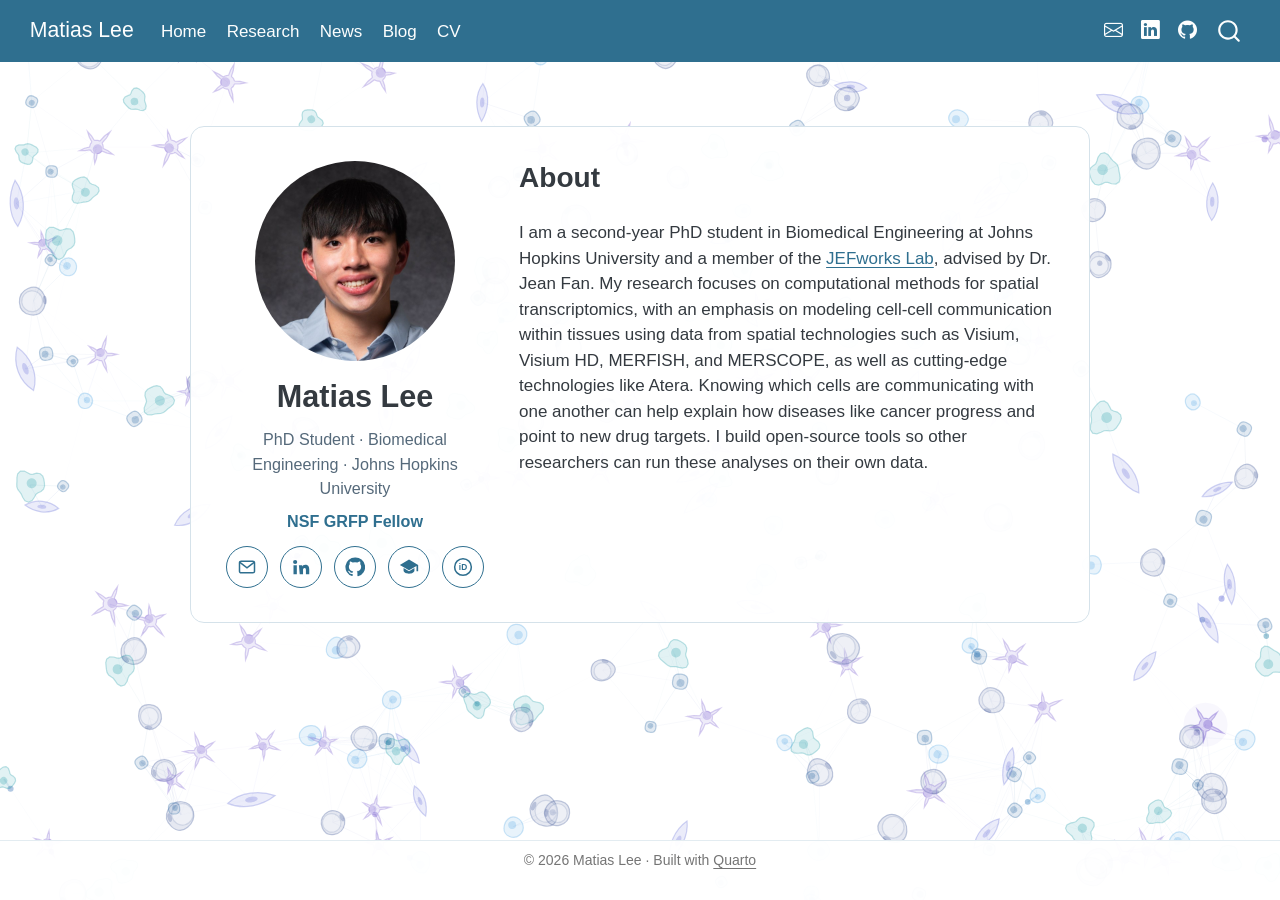
<file: docs/index.html>
<!DOCTYPE html>
<html xmlns="http://www.w3.org/1999/xhtml" lang="en" xml:lang="en"><head>

<meta charset="utf-8">
<meta name="generator" content="quarto-1.7.32">

<meta name="viewport" content="width=device-width, initial-scale=1.0, user-scalable=yes">


<title>Matias Lee</title>
<style>
code{white-space: pre-wrap;}
span.smallcaps{font-variant: small-caps;}
div.columns{display: flex; gap: min(4vw, 1.5em);}
div.column{flex: auto; overflow-x: auto;}
div.hanging-indent{margin-left: 1.5em; text-indent: -1.5em;}
ul.task-list{list-style: none;}
ul.task-list li input[type="checkbox"] {
  width: 0.8em;
  margin: 0 0.8em 0.2em -1em; /* quarto-specific, see https://github.com/quarto-dev/quarto-cli/issues/4556 */ 
  vertical-align: middle;
}
.display.math{display: block; text-align: center; margin: 0.5rem auto;}
</style>


<script src="site_libs/quarto-nav/quarto-nav.js"></script>
<script src="site_libs/quarto-nav/headroom.min.js"></script>
<script src="site_libs/clipboard/clipboard.min.js"></script>
<script src="site_libs/quarto-search/autocomplete.umd.js"></script>
<script src="site_libs/quarto-search/fuse.min.js"></script>
<script src="site_libs/quarto-search/quarto-search.js"></script>
<meta name="quarto:offset" content="./">
<link href="./images/favicon.png" rel="icon" type="image/png">
<script src="site_libs/quarto-html/quarto.js" type="module"></script>
<script src="site_libs/quarto-html/tabsets/tabsets.js" type="module"></script>
<script src="site_libs/quarto-html/popper.min.js"></script>
<script src="site_libs/quarto-html/tippy.umd.min.js"></script>
<script src="site_libs/quarto-html/anchor.min.js"></script>
<link href="site_libs/quarto-html/tippy.css" rel="stylesheet">
<link href="site_libs/quarto-html/quarto-syntax-highlighting-37eea08aefeeee20ff55810ff984fec1.css" rel="stylesheet" id="quarto-text-highlighting-styles">
<script src="site_libs/bootstrap/bootstrap.min.js"></script>
<link href="site_libs/bootstrap/bootstrap-icons.css" rel="stylesheet">
<link href="site_libs/bootstrap/bootstrap-749b611e666a3007f496fae397d215e6.min.css" rel="stylesheet" append-hash="true" id="quarto-bootstrap" data-mode="light">
<script id="quarto-search-options" type="application/json">{
  "location": "navbar",
  "copy-button": false,
  "collapse-after": 3,
  "panel-placement": "end",
  "type": "overlay",
  "limit": 50,
  "keyboard-shortcut": [
    "f",
    "/",
    "s"
  ],
  "show-item-context": false,
  "language": {
    "search-no-results-text": "No results",
    "search-matching-documents-text": "matching documents",
    "search-copy-link-title": "Copy link to search",
    "search-hide-matches-text": "Hide additional matches",
    "search-more-match-text": "more match in this document",
    "search-more-matches-text": "more matches in this document",
    "search-clear-button-title": "Clear",
    "search-text-placeholder": "",
    "search-detached-cancel-button-title": "Cancel",
    "search-submit-button-title": "Submit",
    "search-label": "Search"
  }
}</script>
<meta name="referrer" content="strict-origin-when-cross-origin">


<meta property="og:title" content="Matias Lee">
<meta property="og:image" content="https://matias-lee.github.io/images/social-card.png">
<meta property="og:site_name" content="Matias Lee">
<meta property="og:image:height" content="630">
<meta property="og:image:width" content="1200">
<meta name="twitter:title" content="Matias Lee">
<meta name="twitter:image" content="https://matias-lee.github.io/images/social-card.png">
<meta name="twitter:image-height" content="630">
<meta name="twitter:image-width" content="1200">
<meta name="twitter:card" content="summary_large_image">
</head>

<body class="nav-fixed home quarto-light">

<div id="quarto-search-results"></div>
  <header id="quarto-header" class="headroom fixed-top">
    <nav class="navbar navbar-expand-lg " data-bs-theme="dark">
      <div class="navbar-container container-fluid">
      <div class="navbar-brand-container mx-auto">
    <a class="navbar-brand" href="./index.html">
    <span class="navbar-title">Matias Lee</span>
    </a>
  </div>
            <div id="quarto-search" class="" title="Search"></div>
          <button class="navbar-toggler" type="button" data-bs-toggle="collapse" data-bs-target="#navbarCollapse" aria-controls="navbarCollapse" role="menu" aria-expanded="false" aria-label="Toggle navigation" onclick="if (window.quartoToggleHeadroom) { window.quartoToggleHeadroom(); }">
  <span class="navbar-toggler-icon"></span>
</button>
          <div class="collapse navbar-collapse" id="navbarCollapse">
            <ul class="navbar-nav navbar-nav-scroll me-auto">
  <li class="nav-item">
    <a class="nav-link active" href="./index.html" aria-current="page"> 
<span class="menu-text">Home</span></a>
  </li>  
  <li class="nav-item">
    <a class="nav-link" href="./research.html"> 
<span class="menu-text">Research</span></a>
  </li>  
  <li class="nav-item">
    <a class="nav-link" href="./news.html"> 
<span class="menu-text">News</span></a>
  </li>  
  <li class="nav-item">
    <a class="nav-link" href="./blog/index.html"> 
<span class="menu-text">Blog</span></a>
  </li>  
  <li class="nav-item">
    <a class="nav-link" href="./cv.html"> 
<span class="menu-text">CV</span></a>
  </li>  
</ul>
            <ul class="navbar-nav navbar-nav-scroll ms-auto">
  <li class="nav-item compact">
    <a class="nav-link" href="mailto:mlee346@jh.edu"> <i class="bi bi-envelope" role="img" aria-label="Email">
</i> 
<span class="menu-text"></span></a>
  </li>  
  <li class="nav-item compact">
    <a class="nav-link" href="https://www.linkedin.com/in/matias-lee-phd"> <i class="bi bi-linkedin" role="img" aria-label="LinkedIn">
</i> 
<span class="menu-text"></span></a>
  </li>  
  <li class="nav-item compact">
    <a class="nav-link" href="https://github.com/matias-lee"> <i class="bi bi-github" role="img" aria-label="GitHub">
</i> 
<span class="menu-text"></span></a>
  </li>  
</ul>
          </div> <!-- /navcollapse -->
            <div class="quarto-navbar-tools">
</div>
      </div> <!-- /container-fluid -->
    </nav>
</header>
<!-- content -->
<div id="quarto-content" class="quarto-container page-columns page-rows-contents page-layout-full page-navbar">
<!-- sidebar -->
<!-- margin-sidebar -->
    
<!-- main -->
<main class="content column-page" id="quarto-document-content"><header id="title-block-header" class="quarto-title-block"></header>




<style>
  .home-panel {
    background: rgba(255, 255, 255, 0.96);
    border: 1px solid #d5e2ea;
    border-radius: 14px;
    /* About 65% of the window, but never narrower than 900px when there is room. */
    width: clamp(min(100%, 900px), 65vw, 1600px);
    margin: 2rem auto;
    display: grid;
    grid-template-columns: 260px 1fr;
    gap: 2rem;
    padding: 2rem;
  }
  .home-side { display: flex; flex-direction: column; align-items: center; gap: 0.75rem; text-align: center; min-width: 0; }
  .home-side img { width: 200px; height: 200px; border-radius: 50%; object-fit: cover; }
  .home-side h1 { margin: 0.25rem 0 0; font-size: 1.8rem; }
  .home-side .sub { margin: 0; color: #55697a; font-size: 0.95rem; }
  .home-side .fellow { color: #2f6f8f; font-weight: 600; margin-top: -0.25rem; }
  .home-links { display: flex; flex-wrap: wrap; justify-content: center; gap: 12px; }
  .home-links a {
    width: 42px; height: 42px; display: grid; place-items: center;
    border: 1px solid #2f6f8f; color: #2f6f8f; border-radius: 50%;
    transition: background 0.15s, color 0.15s;
  }
  .home-links a:hover, .home-links a:focus-visible { background: #2f6f8f; color: #fff; }
  .home-links svg { width: 20px; height: 20px; }
  .home-bio { min-width: 0; max-width: 65ch; }
  .home-bio h2 { margin-top: 0; border-bottom: none; }
  @media (max-width: 720px) {
    .home-panel { grid-template-columns: 1fr; padding: 1.5rem; gap: 1.25rem; margin: 1rem auto; }
  }
</style>

<div class="home-panel">
  <div class="home-side">
    <img src="images/headshot.jpg" alt="Headshot of Matias Lee">
    <h1>Matias Lee</h1>
    <p class="sub">PhD Student · Biomedical Engineering · Johns Hopkins University</p>
    <p class="sub fellow">NSF GRFP Fellow</p>
    <div class="home-links">
      <a href="mailto:mlee346@jh.edu" aria-label="Email" title="Email"><svg viewbox="0 0 24 24" aria-hidden="true"><rect x="3" y="5" width="18" height="14" rx="2" fill="none" stroke="currentColor" stroke-width="1.8"></rect><path d="M3.5 6.5 12 13l8.5-6.5" fill="none" stroke="currentColor" stroke-width="1.8"></path></svg></a>
      <a href="https://www.linkedin.com/in/matias-lee-phd" aria-label="LinkedIn" title="LinkedIn"><svg viewbox="0 0 24 24" aria-hidden="true"><path fill="currentColor" d="M4.98 3.5a2.5 2.5 0 1 1 0 5 2.5 2.5 0 0 1 0-5zM3 9.75h4v11H3zM9.5 9.75h3.8v1.6h.06c.53-1 1.83-2.05 3.77-2.05 4.03 0 4.77 2.6 4.77 6v5.45h-4v-4.84c0-1.15-.02-2.64-1.6-2.64-1.62 0-1.86 1.26-1.86 2.56v4.92h-4z"></path></svg></a>
      <a href="https://github.com/matias-lee" aria-label="GitHub" title="GitHub"><svg viewbox="0 0 24 24" aria-hidden="true"><path fill="currentColor" d="M12 .5a11.5 11.5 0 0 0-3.64 22.41c.58.1.79-.25.79-.56v-2c-3.2.7-3.88-1.36-3.88-1.36-.52-1.33-1.28-1.69-1.28-1.69-1.04-.71.08-.7.08-.7 1.15.08 1.76 1.19 1.76 1.19 1.03 1.76 2.69 1.25 3.35.96.1-.75.4-1.25.73-1.54-2.55-.29-5.24-1.28-5.24-5.69 0-1.26.45-2.29 1.19-3.09-.12-.29-.52-1.46.11-3.05 0 0 .97-.31 3.17 1.18a11 11 0 0 1 5.77 0c2.2-1.49 3.17-1.18 3.17-1.18.63 1.59.23 2.76.11 3.05.74.8 1.19 1.83 1.19 3.09 0 4.42-2.69 5.4-5.26 5.68.41.36.78 1.06.78 2.14v3.17c0 .31.21.67.8.56A11.5 11.5 0 0 0 12 .5z"></path></svg></a>
      <a href="https://scholar.google.com/citations?hl=en&amp;user=iKfYj4MAAAAJ" aria-label="Google Scholar" title="Google Scholar"><svg viewbox="0 0 24 24" aria-hidden="true"><path fill="currentColor" d="M12 3 1 9.5l11 6.5 9-5.32V17h2V9.5z"></path><path fill="currentColor" d="M5.5 13.2v3.3c0 1.9 2.9 3.5 6.5 3.5s6.5-1.6 6.5-3.5v-3.3L12 17z"></path></svg></a>
      <a href="https://orcid.org/0009-0008-1454-8268" aria-label="ORCID" title="ORCID"><svg viewbox="0 0 24 24" aria-hidden="true"><circle cx="12" cy="12" r="10" fill="none" stroke="currentColor" stroke-width="1.8"></circle><text x="12" y="16" text-anchor="middle" font-size="10" font-weight="700" font-family="Arial, sans-serif" fill="currentColor">iD</text></svg></a>
    </div>
  </div>
  <div class="home-bio">
    <h2 class="anchored">About</h2>
    <p>I am a second-year PhD student in Biomedical Engineering at Johns Hopkins University and a member of the <a href="https://jef.works">JEFworks Lab</a>, advised by Dr. Jean Fan. My research focuses on computational methods for spatial transcriptomics, with an emphasis on modeling cell-cell communication within tissues using data from spatial technologies such as Visium, Visium HD, MERFISH, and MERSCOPE, as well as cutting-edge technologies like Atera. Knowing which cells are communicating with one another can help explain how diseases like cancer progress and point to new drug targets. I build open-source tools so other researchers can run these analyses on their own data.</p>
    <!-- TODO (step 3): expand this bio, add research interests and education. -->
  </div>
</div>



</main> <!-- /main -->
<!-- Animated cell background on every page (cells.js). The page's text card is a quiet zone. -->
<canvas id="cell-bg" data-quiet=".home-panel, body:not(.home) main.content" aria-hidden="true"></canvas>
<script src="./cells.js"></script>
<script src="./likes.js"></script>
<script id="quarto-html-after-body" type="application/javascript">
  window.document.addEventListener("DOMContentLoaded", function (event) {
    const icon = "";
    const anchorJS = new window.AnchorJS();
    anchorJS.options = {
      placement: 'right',
      icon: icon
    };
    anchorJS.add('.anchored');
    const isCodeAnnotation = (el) => {
      for (const clz of el.classList) {
        if (clz.startsWith('code-annotation-')) {                     
          return true;
        }
      }
      return false;
    }
    const onCopySuccess = function(e) {
      // button target
      const button = e.trigger;
      // don't keep focus
      button.blur();
      // flash "checked"
      button.classList.add('code-copy-button-checked');
      var currentTitle = button.getAttribute("title");
      button.setAttribute("title", "Copied!");
      let tooltip;
      if (window.bootstrap) {
        button.setAttribute("data-bs-toggle", "tooltip");
        button.setAttribute("data-bs-placement", "left");
        button.setAttribute("data-bs-title", "Copied!");
        tooltip = new bootstrap.Tooltip(button, 
          { trigger: "manual", 
            customClass: "code-copy-button-tooltip",
            offset: [0, -8]});
        tooltip.show();    
      }
      setTimeout(function() {
        if (tooltip) {
          tooltip.hide();
          button.removeAttribute("data-bs-title");
          button.removeAttribute("data-bs-toggle");
          button.removeAttribute("data-bs-placement");
        }
        button.setAttribute("title", currentTitle);
        button.classList.remove('code-copy-button-checked');
      }, 1000);
      // clear code selection
      e.clearSelection();
    }
    const getTextToCopy = function(trigger) {
        const codeEl = trigger.previousElementSibling.cloneNode(true);
        for (const childEl of codeEl.children) {
          if (isCodeAnnotation(childEl)) {
            childEl.remove();
          }
        }
        return codeEl.innerText;
    }
    const clipboard = new window.ClipboardJS('.code-copy-button:not([data-in-quarto-modal])', {
      text: getTextToCopy
    });
    clipboard.on('success', onCopySuccess);
    if (window.document.getElementById('quarto-embedded-source-code-modal')) {
      const clipboardModal = new window.ClipboardJS('.code-copy-button[data-in-quarto-modal]', {
        text: getTextToCopy,
        container: window.document.getElementById('quarto-embedded-source-code-modal')
      });
      clipboardModal.on('success', onCopySuccess);
    }
      var localhostRegex = new RegExp(/^(?:http|https):\/\/localhost\:?[0-9]*\//);
      var mailtoRegex = new RegExp(/^mailto:/);
        var filterRegex = new RegExp("https:\/\/matias-lee\.github\.io");
      var isInternal = (href) => {
          return filterRegex.test(href) || localhostRegex.test(href) || mailtoRegex.test(href);
      }
      // Inspect non-navigation links and adorn them if external
     var links = window.document.querySelectorAll('a[href]:not(.nav-link):not(.navbar-brand):not(.toc-action):not(.sidebar-link):not(.sidebar-item-toggle):not(.pagination-link):not(.no-external):not([aria-hidden]):not(.dropdown-item):not(.quarto-navigation-tool):not(.about-link)');
      for (var i=0; i<links.length; i++) {
        const link = links[i];
        if (!isInternal(link.href)) {
          // undo the damage that might have been done by quarto-nav.js in the case of
          // links that we want to consider external
          if (link.dataset.originalHref !== undefined) {
            link.href = link.dataset.originalHref;
          }
        }
      }
    function tippyHover(el, contentFn, onTriggerFn, onUntriggerFn) {
      const config = {
        allowHTML: true,
        maxWidth: 500,
        delay: 100,
        arrow: false,
        appendTo: function(el) {
            return el.parentElement;
        },
        interactive: true,
        interactiveBorder: 10,
        theme: 'quarto',
        placement: 'bottom-start',
      };
      if (contentFn) {
        config.content = contentFn;
      }
      if (onTriggerFn) {
        config.onTrigger = onTriggerFn;
      }
      if (onUntriggerFn) {
        config.onUntrigger = onUntriggerFn;
      }
      window.tippy(el, config); 
    }
    const noterefs = window.document.querySelectorAll('a[role="doc-noteref"]');
    for (var i=0; i<noterefs.length; i++) {
      const ref = noterefs[i];
      tippyHover(ref, function() {
        // use id or data attribute instead here
        let href = ref.getAttribute('data-footnote-href') || ref.getAttribute('href');
        try { href = new URL(href).hash; } catch {}
        const id = href.replace(/^#\/?/, "");
        const note = window.document.getElementById(id);
        if (note) {
          return note.innerHTML;
        } else {
          return "";
        }
      });
    }
    const xrefs = window.document.querySelectorAll('a.quarto-xref');
    const processXRef = (id, note) => {
      // Strip column container classes
      const stripColumnClz = (el) => {
        el.classList.remove("page-full", "page-columns");
        if (el.children) {
          for (const child of el.children) {
            stripColumnClz(child);
          }
        }
      }
      stripColumnClz(note)
      if (id === null || id.startsWith('sec-')) {
        // Special case sections, only their first couple elements
        const container = document.createElement("div");
        if (note.children && note.children.length > 2) {
          container.appendChild(note.children[0].cloneNode(true));
          for (let i = 1; i < note.children.length; i++) {
            const child = note.children[i];
            if (child.tagName === "P" && child.innerText === "") {
              continue;
            } else {
              container.appendChild(child.cloneNode(true));
              break;
            }
          }
          if (window.Quarto?.typesetMath) {
            window.Quarto.typesetMath(container);
          }
          return container.innerHTML
        } else {
          if (window.Quarto?.typesetMath) {
            window.Quarto.typesetMath(note);
          }
          return note.innerHTML;
        }
      } else {
        // Remove any anchor links if they are present
        const anchorLink = note.querySelector('a.anchorjs-link');
        if (anchorLink) {
          anchorLink.remove();
        }
        if (window.Quarto?.typesetMath) {
          window.Quarto.typesetMath(note);
        }
        if (note.classList.contains("callout")) {
          return note.outerHTML;
        } else {
          return note.innerHTML;
        }
      }
    }
    for (var i=0; i<xrefs.length; i++) {
      const xref = xrefs[i];
      tippyHover(xref, undefined, function(instance) {
        instance.disable();
        let url = xref.getAttribute('href');
        let hash = undefined; 
        if (url.startsWith('#')) {
          hash = url;
        } else {
          try { hash = new URL(url).hash; } catch {}
        }
        if (hash) {
          const id = hash.replace(/^#\/?/, "");
          const note = window.document.getElementById(id);
          if (note !== null) {
            try {
              const html = processXRef(id, note.cloneNode(true));
              instance.setContent(html);
            } finally {
              instance.enable();
              instance.show();
            }
          } else {
            // See if we can fetch this
            fetch(url.split('#')[0])
            .then(res => res.text())
            .then(html => {
              const parser = new DOMParser();
              const htmlDoc = parser.parseFromString(html, "text/html");
              const note = htmlDoc.getElementById(id);
              if (note !== null) {
                const html = processXRef(id, note);
                instance.setContent(html);
              } 
            }).finally(() => {
              instance.enable();
              instance.show();
            });
          }
        } else {
          // See if we can fetch a full url (with no hash to target)
          // This is a special case and we should probably do some content thinning / targeting
          fetch(url)
          .then(res => res.text())
          .then(html => {
            const parser = new DOMParser();
            const htmlDoc = parser.parseFromString(html, "text/html");
            const note = htmlDoc.querySelector('main.content');
            if (note !== null) {
              // This should only happen for chapter cross references
              // (since there is no id in the URL)
              // remove the first header
              if (note.children.length > 0 && note.children[0].tagName === "HEADER") {
                note.children[0].remove();
              }
              const html = processXRef(null, note);
              instance.setContent(html);
            } 
          }).finally(() => {
            instance.enable();
            instance.show();
          });
        }
      }, function(instance) {
      });
    }
        let selectedAnnoteEl;
        const selectorForAnnotation = ( cell, annotation) => {
          let cellAttr = 'data-code-cell="' + cell + '"';
          let lineAttr = 'data-code-annotation="' +  annotation + '"';
          const selector = 'span[' + cellAttr + '][' + lineAttr + ']';
          return selector;
        }
        const selectCodeLines = (annoteEl) => {
          const doc = window.document;
          const targetCell = annoteEl.getAttribute("data-target-cell");
          const targetAnnotation = annoteEl.getAttribute("data-target-annotation");
          const annoteSpan = window.document.querySelector(selectorForAnnotation(targetCell, targetAnnotation));
          const lines = annoteSpan.getAttribute("data-code-lines").split(",");
          const lineIds = lines.map((line) => {
            return targetCell + "-" + line;
          })
          let top = null;
          let height = null;
          let parent = null;
          if (lineIds.length > 0) {
              //compute the position of the single el (top and bottom and make a div)
              const el = window.document.getElementById(lineIds[0]);
              top = el.offsetTop;
              height = el.offsetHeight;
              parent = el.parentElement.parentElement;
            if (lineIds.length > 1) {
              const lastEl = window.document.getElementById(lineIds[lineIds.length - 1]);
              const bottom = lastEl.offsetTop + lastEl.offsetHeight;
              height = bottom - top;
            }
            if (top !== null && height !== null && parent !== null) {
              // cook up a div (if necessary) and position it 
              let div = window.document.getElementById("code-annotation-line-highlight");
              if (div === null) {
                div = window.document.createElement("div");
                div.setAttribute("id", "code-annotation-line-highlight");
                div.style.position = 'absolute';
                parent.appendChild(div);
              }
              div.style.top = top - 2 + "px";
              div.style.height = height + 4 + "px";
              div.style.left = 0;
              let gutterDiv = window.document.getElementById("code-annotation-line-highlight-gutter");
              if (gutterDiv === null) {
                gutterDiv = window.document.createElement("div");
                gutterDiv.setAttribute("id", "code-annotation-line-highlight-gutter");
                gutterDiv.style.position = 'absolute';
                const codeCell = window.document.getElementById(targetCell);
                const gutter = codeCell.querySelector('.code-annotation-gutter');
                gutter.appendChild(gutterDiv);
              }
              gutterDiv.style.top = top - 2 + "px";
              gutterDiv.style.height = height + 4 + "px";
            }
            selectedAnnoteEl = annoteEl;
          }
        };
        const unselectCodeLines = () => {
          const elementsIds = ["code-annotation-line-highlight", "code-annotation-line-highlight-gutter"];
          elementsIds.forEach((elId) => {
            const div = window.document.getElementById(elId);
            if (div) {
              div.remove();
            }
          });
          selectedAnnoteEl = undefined;
        };
          // Handle positioning of the toggle
      window.addEventListener(
        "resize",
        throttle(() => {
          elRect = undefined;
          if (selectedAnnoteEl) {
            selectCodeLines(selectedAnnoteEl);
          }
        }, 10)
      );
      function throttle(fn, ms) {
      let throttle = false;
      let timer;
        return (...args) => {
          if(!throttle) { // first call gets through
              fn.apply(this, args);
              throttle = true;
          } else { // all the others get throttled
              if(timer) clearTimeout(timer); // cancel #2
              timer = setTimeout(() => {
                fn.apply(this, args);
                timer = throttle = false;
              }, ms);
          }
        };
      }
        // Attach click handler to the DT
        const annoteDls = window.document.querySelectorAll('dt[data-target-cell]');
        for (const annoteDlNode of annoteDls) {
          annoteDlNode.addEventListener('click', (event) => {
            const clickedEl = event.target;
            if (clickedEl !== selectedAnnoteEl) {
              unselectCodeLines();
              const activeEl = window.document.querySelector('dt[data-target-cell].code-annotation-active');
              if (activeEl) {
                activeEl.classList.remove('code-annotation-active');
              }
              selectCodeLines(clickedEl);
              clickedEl.classList.add('code-annotation-active');
            } else {
              // Unselect the line
              unselectCodeLines();
              clickedEl.classList.remove('code-annotation-active');
            }
          });
        }
    const findCites = (el) => {
      const parentEl = el.parentElement;
      if (parentEl) {
        const cites = parentEl.dataset.cites;
        if (cites) {
          return {
            el,
            cites: cites.split(' ')
          };
        } else {
          return findCites(el.parentElement)
        }
      } else {
        return undefined;
      }
    };
    var bibliorefs = window.document.querySelectorAll('a[role="doc-biblioref"]');
    for (var i=0; i<bibliorefs.length; i++) {
      const ref = bibliorefs[i];
      const citeInfo = findCites(ref);
      if (citeInfo) {
        tippyHover(citeInfo.el, function() {
          var popup = window.document.createElement('div');
          citeInfo.cites.forEach(function(cite) {
            var citeDiv = window.document.createElement('div');
            citeDiv.classList.add('hanging-indent');
            citeDiv.classList.add('csl-entry');
            var biblioDiv = window.document.getElementById('ref-' + cite);
            if (biblioDiv) {
              citeDiv.innerHTML = biblioDiv.innerHTML;
            }
            popup.appendChild(citeDiv);
          });
          return popup.innerHTML;
        });
      }
    }
  });
  </script>
</div> <!-- /content -->
<footer class="footer">
  <div class="nav-footer">
    <div class="nav-footer-left">
      &nbsp;
    </div>   
    <div class="nav-footer-center">
<p>© 2026 Matias Lee · Built with <a href="https://quarto.org">Quarto</a></p>
</div>
    <div class="nav-footer-right">
      &nbsp;
    </div>
  </div>
</footer>




</body></html>
</file>
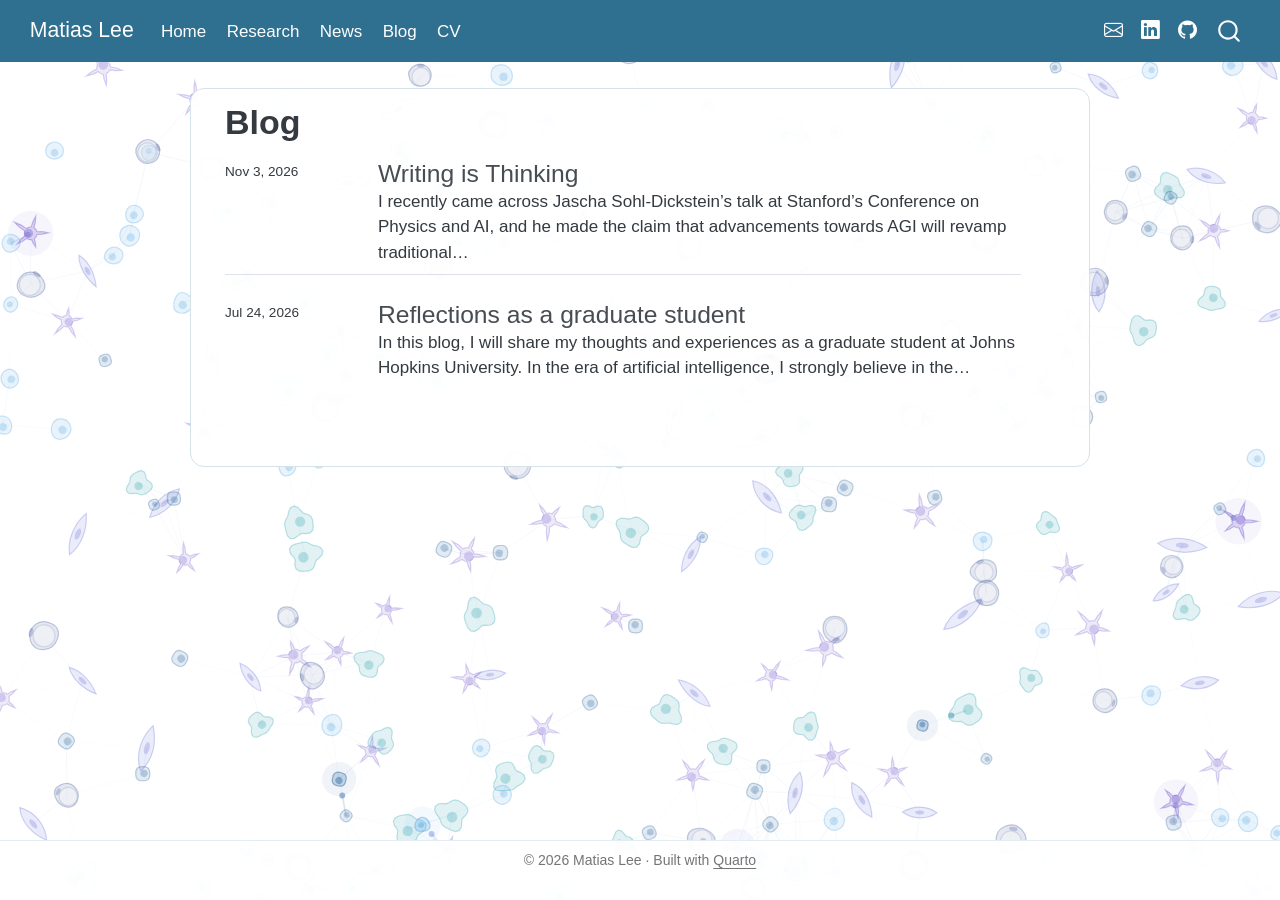
<file: docs/blog/index.html>
<!DOCTYPE html>
<html xmlns="http://www.w3.org/1999/xhtml" lang="en" xml:lang="en"><head>

<meta charset="utf-8">
<meta name="generator" content="quarto-1.7.32">

<meta name="viewport" content="width=device-width, initial-scale=1.0, user-scalable=yes">


<title>Blog – Matias Lee</title>
<style>
code{white-space: pre-wrap;}
span.smallcaps{font-variant: small-caps;}
div.columns{display: flex; gap: min(4vw, 1.5em);}
div.column{flex: auto; overflow-x: auto;}
div.hanging-indent{margin-left: 1.5em; text-indent: -1.5em;}
ul.task-list{list-style: none;}
ul.task-list li input[type="checkbox"] {
  width: 0.8em;
  margin: 0 0.8em 0.2em -1em; /* quarto-specific, see https://github.com/quarto-dev/quarto-cli/issues/4556 */ 
  vertical-align: middle;
}
.display.math{display: block; text-align: center; margin: 0.5rem auto;}
</style>


<script src="../site_libs/quarto-nav/quarto-nav.js"></script>
<script src="../site_libs/quarto-nav/headroom.min.js"></script>
<script src="../site_libs/clipboard/clipboard.min.js"></script>
<script src="../site_libs/quarto-search/autocomplete.umd.js"></script>
<script src="../site_libs/quarto-search/fuse.min.js"></script>
<script src="../site_libs/quarto-search/quarto-search.js"></script>
<meta name="quarto:offset" content="../">
<link href="../images/favicon.png" rel="icon" type="image/png">
<script src="../site_libs/quarto-listing/list.min.js"></script>
<script src="../site_libs/quarto-listing/quarto-listing.js"></script>
<script src="../site_libs/quarto-html/quarto.js" type="module"></script>
<script src="../site_libs/quarto-html/tabsets/tabsets.js" type="module"></script>
<script src="../site_libs/quarto-html/popper.min.js"></script>
<script src="../site_libs/quarto-html/tippy.umd.min.js"></script>
<script src="../site_libs/quarto-html/anchor.min.js"></script>
<link href="../site_libs/quarto-html/tippy.css" rel="stylesheet">
<link href="../site_libs/quarto-html/quarto-syntax-highlighting-37eea08aefeeee20ff55810ff984fec1.css" rel="stylesheet" id="quarto-text-highlighting-styles">
<script src="../site_libs/bootstrap/bootstrap.min.js"></script>
<link href="../site_libs/bootstrap/bootstrap-icons.css" rel="stylesheet">
<link href="../site_libs/bootstrap/bootstrap-749b611e666a3007f496fae397d215e6.min.css" rel="stylesheet" append-hash="true" id="quarto-bootstrap" data-mode="light">
<script id="quarto-search-options" type="application/json">{
  "location": "navbar",
  "copy-button": false,
  "collapse-after": 3,
  "panel-placement": "end",
  "type": "overlay",
  "limit": 50,
  "keyboard-shortcut": [
    "f",
    "/",
    "s"
  ],
  "show-item-context": false,
  "language": {
    "search-no-results-text": "No results",
    "search-matching-documents-text": "matching documents",
    "search-copy-link-title": "Copy link to search",
    "search-hide-matches-text": "Hide additional matches",
    "search-more-match-text": "more match in this document",
    "search-more-matches-text": "more matches in this document",
    "search-clear-button-title": "Clear",
    "search-text-placeholder": "",
    "search-detached-cancel-button-title": "Cancel",
    "search-submit-button-title": "Submit",
    "search-label": "Search"
  }
}</script>
<script>

  window.document.addEventListener("DOMContentLoaded", function (_event) {
    const listingTargetEl = window.document.querySelector('#listing-listing .list');
    if (!listingTargetEl) {
      // No listing discovered, do not attach.
      return; 
    }

    const options = {
      valueNames: ['listing-date','listing-title','listing-description',{ data: ['index'] },{ data: ['categories'] },{ data: ['listing-date-sort'] },{ data: ['listing-file-modified-sort'] }],
      
      searchColumns: ["listing-date","listing-title","listing-author","listing-image","listing-description"],
    };

    window['quarto-listings'] = window['quarto-listings'] || {};
    window['quarto-listings']['listing-listing'] = new List('listing-listing', options);

    if (window['quarto-listing-loaded']) {
      window['quarto-listing-loaded']();
    }
  });

  window.addEventListener('hashchange',() => {
    if (window['quarto-listing-loaded']) {
      window['quarto-listing-loaded']();
    }
  })
  </script>
<meta name="referrer" content="strict-origin-when-cross-origin">


<meta property="og:title" content="Blog – Matias Lee">
<meta property="og:image" content="https://matias-lee.github.io/blog/images/social-card.png">
<meta property="og:site_name" content="Matias Lee">
<meta name="twitter:title" content="Blog – Matias Lee">
<meta name="twitter:image" content="https://matias-lee.github.io/blog/images/social-card.png">
<meta name="twitter:card" content="summary_large_image">
</head>

<body class="nav-fixed quarto-light">

<div id="quarto-search-results"></div>
  <header id="quarto-header" class="headroom fixed-top">
    <nav class="navbar navbar-expand-lg " data-bs-theme="dark">
      <div class="navbar-container container-fluid">
      <div class="navbar-brand-container mx-auto">
    <a class="navbar-brand" href="../index.html">
    <span class="navbar-title">Matias Lee</span>
    </a>
  </div>
            <div id="quarto-search" class="" title="Search"></div>
          <button class="navbar-toggler" type="button" data-bs-toggle="collapse" data-bs-target="#navbarCollapse" aria-controls="navbarCollapse" role="menu" aria-expanded="false" aria-label="Toggle navigation" onclick="if (window.quartoToggleHeadroom) { window.quartoToggleHeadroom(); }">
  <span class="navbar-toggler-icon"></span>
</button>
          <div class="collapse navbar-collapse" id="navbarCollapse">
            <ul class="navbar-nav navbar-nav-scroll me-auto">
  <li class="nav-item">
    <a class="nav-link" href="../index.html"> 
<span class="menu-text">Home</span></a>
  </li>  
  <li class="nav-item">
    <a class="nav-link" href="../research.html"> 
<span class="menu-text">Research</span></a>
  </li>  
  <li class="nav-item">
    <a class="nav-link" href="../news.html"> 
<span class="menu-text">News</span></a>
  </li>  
  <li class="nav-item">
    <a class="nav-link active" href="../blog/index.html" aria-current="page"> 
<span class="menu-text">Blog</span></a>
  </li>  
  <li class="nav-item">
    <a class="nav-link" href="../cv.html"> 
<span class="menu-text">CV</span></a>
  </li>  
</ul>
            <ul class="navbar-nav navbar-nav-scroll ms-auto">
  <li class="nav-item compact">
    <a class="nav-link" href="mailto:mlee346@jh.edu"> <i class="bi bi-envelope" role="img" aria-label="Email">
</i> 
<span class="menu-text"></span></a>
  </li>  
  <li class="nav-item compact">
    <a class="nav-link" href="https://www.linkedin.com/in/matias-lee-phd"> <i class="bi bi-linkedin" role="img" aria-label="LinkedIn">
</i> 
<span class="menu-text"></span></a>
  </li>  
  <li class="nav-item compact">
    <a class="nav-link" href="https://github.com/matias-lee"> <i class="bi bi-github" role="img" aria-label="GitHub">
</i> 
<span class="menu-text"></span></a>
  </li>  
</ul>
          </div> <!-- /navcollapse -->
            <div class="quarto-navbar-tools">
</div>
      </div> <!-- /container-fluid -->
    </nav>
</header>
<!-- content -->
<div id="quarto-content" class="quarto-container page-columns page-rows-contents page-layout-full page-navbar">
<!-- sidebar -->
<!-- margin-sidebar -->
    
<!-- main -->
<main class="content column-page" id="quarto-document-content">

<header id="title-block-header" class="quarto-title-block default">
<div class="quarto-title">
<h1 class="title">Blog</h1>
</div>



<div class="quarto-title-meta column-page">

    
  
    
  </div>
  


</header>






<div class="quarto-listing quarto-listing-container-default" id="listing-listing">
<div class="list quarto-listing-default">
<div class="quarto-post image-right" data-index="0" data-listing-date-sort="1793664000000" data-listing-file-modified-sort="1793731476477" data-listing-date-modified-sort="NaN" data-listing-reading-time-sort="2" data-listing-word-count-sort="292">
<div class="body">
<h3 class="no-anchor listing-title">
<a href="../blog/2026-11-03-writing-is-thinking/index.html" class="no-external">Writing is Thinking</a>
</h3>
<div class="delink listing-description"><a href="../blog/2026-11-03-writing-is-thinking/index.html" class="no-external">
I recently came across Jascha Sohl-Dickstein’s talk at Stanford’s Conference on Physics and AI, and he made the claim that advancements towards AGI will revamp traditional…
</a></div>
</div>
<div class="metadata">
<a href="../blog/2026-11-03-writing-is-thinking/index.html" class="no-external">
<div class="listing-date">
Nov 3, 2026
</div>
</a>
</div>
</div>
<div class="quarto-post image-right" data-index="1" data-listing-date-sort="1784851200000" data-listing-file-modified-sort="1793732765047" data-listing-date-modified-sort="NaN" data-listing-reading-time-sort="1" data-listing-word-count-sort="83">
<div class="body">
<h3 class="no-anchor listing-title">
<a href="../blog/2026-07-24-llms-and-research/index.html" class="no-external">Reflections as a graduate student</a>
</h3>
<div class="delink listing-description"><a href="../blog/2026-07-24-llms-and-research/index.html" class="no-external">
In this blog, I will share my thoughts and experiences as a graduate student at Johns Hopkins University. In the era of artificial intelligence, I strongly believe in the…
</a></div>
</div>
<div class="metadata">
<a href="../blog/2026-07-24-llms-and-research/index.html" class="no-external">
<div class="listing-date">
Jul 24, 2026
</div>
</a>
</div>
</div>
</div>
<div class="listing-no-matching d-none">No matching items</div>
</div></main> <!-- /main -->
<!-- Animated cell background on every page (cells.js). The page's text card is a quiet zone. -->
<canvas id="cell-bg" data-quiet=".home-panel, body:not(.home) main.content" aria-hidden="true"></canvas>
<script src="../cells.js"></script>
<script src="../likes.js"></script>
<script id="quarto-html-after-body" type="application/javascript">
  window.document.addEventListener("DOMContentLoaded", function (event) {
    const icon = "";
    const anchorJS = new window.AnchorJS();
    anchorJS.options = {
      placement: 'right',
      icon: icon
    };
    anchorJS.add('.anchored');
    const isCodeAnnotation = (el) => {
      for (const clz of el.classList) {
        if (clz.startsWith('code-annotation-')) {                     
          return true;
        }
      }
      return false;
    }
    const onCopySuccess = function(e) {
      // button target
      const button = e.trigger;
      // don't keep focus
      button.blur();
      // flash "checked"
      button.classList.add('code-copy-button-checked');
      var currentTitle = button.getAttribute("title");
      button.setAttribute("title", "Copied!");
      let tooltip;
      if (window.bootstrap) {
        button.setAttribute("data-bs-toggle", "tooltip");
        button.setAttribute("data-bs-placement", "left");
        button.setAttribute("data-bs-title", "Copied!");
        tooltip = new bootstrap.Tooltip(button, 
          { trigger: "manual", 
            customClass: "code-copy-button-tooltip",
            offset: [0, -8]});
        tooltip.show();    
      }
      setTimeout(function() {
        if (tooltip) {
          tooltip.hide();
          button.removeAttribute("data-bs-title");
          button.removeAttribute("data-bs-toggle");
          button.removeAttribute("data-bs-placement");
        }
        button.setAttribute("title", currentTitle);
        button.classList.remove('code-copy-button-checked');
      }, 1000);
      // clear code selection
      e.clearSelection();
    }
    const getTextToCopy = function(trigger) {
        const codeEl = trigger.previousElementSibling.cloneNode(true);
        for (const childEl of codeEl.children) {
          if (isCodeAnnotation(childEl)) {
            childEl.remove();
          }
        }
        return codeEl.innerText;
    }
    const clipboard = new window.ClipboardJS('.code-copy-button:not([data-in-quarto-modal])', {
      text: getTextToCopy
    });
    clipboard.on('success', onCopySuccess);
    if (window.document.getElementById('quarto-embedded-source-code-modal')) {
      const clipboardModal = new window.ClipboardJS('.code-copy-button[data-in-quarto-modal]', {
        text: getTextToCopy,
        container: window.document.getElementById('quarto-embedded-source-code-modal')
      });
      clipboardModal.on('success', onCopySuccess);
    }
      var localhostRegex = new RegExp(/^(?:http|https):\/\/localhost\:?[0-9]*\//);
      var mailtoRegex = new RegExp(/^mailto:/);
        var filterRegex = new RegExp("https:\/\/matias-lee\.github\.io");
      var isInternal = (href) => {
          return filterRegex.test(href) || localhostRegex.test(href) || mailtoRegex.test(href);
      }
      // Inspect non-navigation links and adorn them if external
     var links = window.document.querySelectorAll('a[href]:not(.nav-link):not(.navbar-brand):not(.toc-action):not(.sidebar-link):not(.sidebar-item-toggle):not(.pagination-link):not(.no-external):not([aria-hidden]):not(.dropdown-item):not(.quarto-navigation-tool):not(.about-link)');
      for (var i=0; i<links.length; i++) {
        const link = links[i];
        if (!isInternal(link.href)) {
          // undo the damage that might have been done by quarto-nav.js in the case of
          // links that we want to consider external
          if (link.dataset.originalHref !== undefined) {
            link.href = link.dataset.originalHref;
          }
        }
      }
    function tippyHover(el, contentFn, onTriggerFn, onUntriggerFn) {
      const config = {
        allowHTML: true,
        maxWidth: 500,
        delay: 100,
        arrow: false,
        appendTo: function(el) {
            return el.parentElement;
        },
        interactive: true,
        interactiveBorder: 10,
        theme: 'quarto',
        placement: 'bottom-start',
      };
      if (contentFn) {
        config.content = contentFn;
      }
      if (onTriggerFn) {
        config.onTrigger = onTriggerFn;
      }
      if (onUntriggerFn) {
        config.onUntrigger = onUntriggerFn;
      }
      window.tippy(el, config); 
    }
    const noterefs = window.document.querySelectorAll('a[role="doc-noteref"]');
    for (var i=0; i<noterefs.length; i++) {
      const ref = noterefs[i];
      tippyHover(ref, function() {
        // use id or data attribute instead here
        let href = ref.getAttribute('data-footnote-href') || ref.getAttribute('href');
        try { href = new URL(href).hash; } catch {}
        const id = href.replace(/^#\/?/, "");
        const note = window.document.getElementById(id);
        if (note) {
          return note.innerHTML;
        } else {
          return "";
        }
      });
    }
    const xrefs = window.document.querySelectorAll('a.quarto-xref');
    const processXRef = (id, note) => {
      // Strip column container classes
      const stripColumnClz = (el) => {
        el.classList.remove("page-full", "page-columns");
        if (el.children) {
          for (const child of el.children) {
            stripColumnClz(child);
          }
        }
      }
      stripColumnClz(note)
      if (id === null || id.startsWith('sec-')) {
        // Special case sections, only their first couple elements
        const container = document.createElement("div");
        if (note.children && note.children.length > 2) {
          container.appendChild(note.children[0].cloneNode(true));
          for (let i = 1; i < note.children.length; i++) {
            const child = note.children[i];
            if (child.tagName === "P" && child.innerText === "") {
              continue;
            } else {
              container.appendChild(child.cloneNode(true));
              break;
            }
          }
          if (window.Quarto?.typesetMath) {
            window.Quarto.typesetMath(container);
          }
          return container.innerHTML
        } else {
          if (window.Quarto?.typesetMath) {
            window.Quarto.typesetMath(note);
          }
          return note.innerHTML;
        }
      } else {
        // Remove any anchor links if they are present
        const anchorLink = note.querySelector('a.anchorjs-link');
        if (anchorLink) {
          anchorLink.remove();
        }
        if (window.Quarto?.typesetMath) {
          window.Quarto.typesetMath(note);
        }
        if (note.classList.contains("callout")) {
          return note.outerHTML;
        } else {
          return note.innerHTML;
        }
      }
    }
    for (var i=0; i<xrefs.length; i++) {
      const xref = xrefs[i];
      tippyHover(xref, undefined, function(instance) {
        instance.disable();
        let url = xref.getAttribute('href');
        let hash = undefined; 
        if (url.startsWith('#')) {
          hash = url;
        } else {
          try { hash = new URL(url).hash; } catch {}
        }
        if (hash) {
          const id = hash.replace(/^#\/?/, "");
          const note = window.document.getElementById(id);
          if (note !== null) {
            try {
              const html = processXRef(id, note.cloneNode(true));
              instance.setContent(html);
            } finally {
              instance.enable();
              instance.show();
            }
          } else {
            // See if we can fetch this
            fetch(url.split('#')[0])
            .then(res => res.text())
            .then(html => {
              const parser = new DOMParser();
              const htmlDoc = parser.parseFromString(html, "text/html");
              const note = htmlDoc.getElementById(id);
              if (note !== null) {
                const html = processXRef(id, note);
                instance.setContent(html);
              } 
            }).finally(() => {
              instance.enable();
              instance.show();
            });
          }
        } else {
          // See if we can fetch a full url (with no hash to target)
          // This is a special case and we should probably do some content thinning / targeting
          fetch(url)
          .then(res => res.text())
          .then(html => {
            const parser = new DOMParser();
            const htmlDoc = parser.parseFromString(html, "text/html");
            const note = htmlDoc.querySelector('main.content');
            if (note !== null) {
              // This should only happen for chapter cross references
              // (since there is no id in the URL)
              // remove the first header
              if (note.children.length > 0 && note.children[0].tagName === "HEADER") {
                note.children[0].remove();
              }
              const html = processXRef(null, note);
              instance.setContent(html);
            } 
          }).finally(() => {
            instance.enable();
            instance.show();
          });
        }
      }, function(instance) {
      });
    }
        let selectedAnnoteEl;
        const selectorForAnnotation = ( cell, annotation) => {
          let cellAttr = 'data-code-cell="' + cell + '"';
          let lineAttr = 'data-code-annotation="' +  annotation + '"';
          const selector = 'span[' + cellAttr + '][' + lineAttr + ']';
          return selector;
        }
        const selectCodeLines = (annoteEl) => {
          const doc = window.document;
          const targetCell = annoteEl.getAttribute("data-target-cell");
          const targetAnnotation = annoteEl.getAttribute("data-target-annotation");
          const annoteSpan = window.document.querySelector(selectorForAnnotation(targetCell, targetAnnotation));
          const lines = annoteSpan.getAttribute("data-code-lines").split(",");
          const lineIds = lines.map((line) => {
            return targetCell + "-" + line;
          })
          let top = null;
          let height = null;
          let parent = null;
          if (lineIds.length > 0) {
              //compute the position of the single el (top and bottom and make a div)
              const el = window.document.getElementById(lineIds[0]);
              top = el.offsetTop;
              height = el.offsetHeight;
              parent = el.parentElement.parentElement;
            if (lineIds.length > 1) {
              const lastEl = window.document.getElementById(lineIds[lineIds.length - 1]);
              const bottom = lastEl.offsetTop + lastEl.offsetHeight;
              height = bottom - top;
            }
            if (top !== null && height !== null && parent !== null) {
              // cook up a div (if necessary) and position it 
              let div = window.document.getElementById("code-annotation-line-highlight");
              if (div === null) {
                div = window.document.createElement("div");
                div.setAttribute("id", "code-annotation-line-highlight");
                div.style.position = 'absolute';
                parent.appendChild(div);
              }
              div.style.top = top - 2 + "px";
              div.style.height = height + 4 + "px";
              div.style.left = 0;
              let gutterDiv = window.document.getElementById("code-annotation-line-highlight-gutter");
              if (gutterDiv === null) {
                gutterDiv = window.document.createElement("div");
                gutterDiv.setAttribute("id", "code-annotation-line-highlight-gutter");
                gutterDiv.style.position = 'absolute';
                const codeCell = window.document.getElementById(targetCell);
                const gutter = codeCell.querySelector('.code-annotation-gutter');
                gutter.appendChild(gutterDiv);
              }
              gutterDiv.style.top = top - 2 + "px";
              gutterDiv.style.height = height + 4 + "px";
            }
            selectedAnnoteEl = annoteEl;
          }
        };
        const unselectCodeLines = () => {
          const elementsIds = ["code-annotation-line-highlight", "code-annotation-line-highlight-gutter"];
          elementsIds.forEach((elId) => {
            const div = window.document.getElementById(elId);
            if (div) {
              div.remove();
            }
          });
          selectedAnnoteEl = undefined;
        };
          // Handle positioning of the toggle
      window.addEventListener(
        "resize",
        throttle(() => {
          elRect = undefined;
          if (selectedAnnoteEl) {
            selectCodeLines(selectedAnnoteEl);
          }
        }, 10)
      );
      function throttle(fn, ms) {
      let throttle = false;
      let timer;
        return (...args) => {
          if(!throttle) { // first call gets through
              fn.apply(this, args);
              throttle = true;
          } else { // all the others get throttled
              if(timer) clearTimeout(timer); // cancel #2
              timer = setTimeout(() => {
                fn.apply(this, args);
                timer = throttle = false;
              }, ms);
          }
        };
      }
        // Attach click handler to the DT
        const annoteDls = window.document.querySelectorAll('dt[data-target-cell]');
        for (const annoteDlNode of annoteDls) {
          annoteDlNode.addEventListener('click', (event) => {
            const clickedEl = event.target;
            if (clickedEl !== selectedAnnoteEl) {
              unselectCodeLines();
              const activeEl = window.document.querySelector('dt[data-target-cell].code-annotation-active');
              if (activeEl) {
                activeEl.classList.remove('code-annotation-active');
              }
              selectCodeLines(clickedEl);
              clickedEl.classList.add('code-annotation-active');
            } else {
              // Unselect the line
              unselectCodeLines();
              clickedEl.classList.remove('code-annotation-active');
            }
          });
        }
    const findCites = (el) => {
      const parentEl = el.parentElement;
      if (parentEl) {
        const cites = parentEl.dataset.cites;
        if (cites) {
          return {
            el,
            cites: cites.split(' ')
          };
        } else {
          return findCites(el.parentElement)
        }
      } else {
        return undefined;
      }
    };
    var bibliorefs = window.document.querySelectorAll('a[role="doc-biblioref"]');
    for (var i=0; i<bibliorefs.length; i++) {
      const ref = bibliorefs[i];
      const citeInfo = findCites(ref);
      if (citeInfo) {
        tippyHover(citeInfo.el, function() {
          var popup = window.document.createElement('div');
          citeInfo.cites.forEach(function(cite) {
            var citeDiv = window.document.createElement('div');
            citeDiv.classList.add('hanging-indent');
            citeDiv.classList.add('csl-entry');
            var biblioDiv = window.document.getElementById('ref-' + cite);
            if (biblioDiv) {
              citeDiv.innerHTML = biblioDiv.innerHTML;
            }
            popup.appendChild(citeDiv);
          });
          return popup.innerHTML;
        });
      }
    }
  });
  </script>
</div> <!-- /content -->
<footer class="footer">
  <div class="nav-footer">
    <div class="nav-footer-left">
      &nbsp;
    </div>   
    <div class="nav-footer-center">
<p>© 2026 Matias Lee · Built with <a href="https://quarto.org">Quarto</a></p>
</div>
    <div class="nav-footer-right">
      &nbsp;
    </div>
  </div>
</footer>




</body></html>
</file>
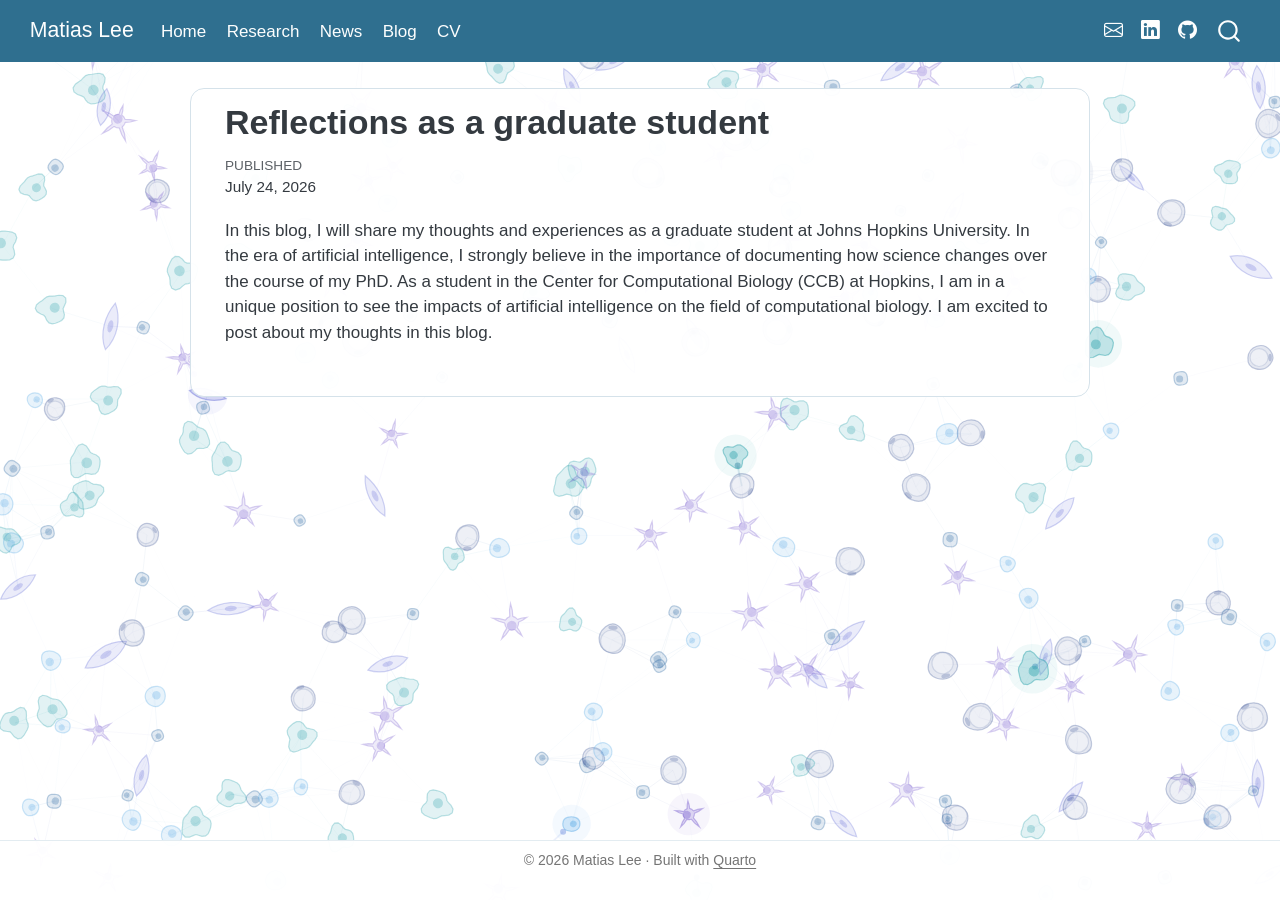
<file: docs/blog/2026-07-24-llms-and-research/index.html>
<!DOCTYPE html>
<html xmlns="http://www.w3.org/1999/xhtml" lang="en" xml:lang="en"><head>

<meta charset="utf-8">
<meta name="generator" content="quarto-1.7.32">

<meta name="viewport" content="width=device-width, initial-scale=1.0, user-scalable=yes">

<meta name="dcterms.date" content="2026-07-24">

<title>Reflections as a graduate student – Matias Lee</title>
<style>
code{white-space: pre-wrap;}
span.smallcaps{font-variant: small-caps;}
div.columns{display: flex; gap: min(4vw, 1.5em);}
div.column{flex: auto; overflow-x: auto;}
div.hanging-indent{margin-left: 1.5em; text-indent: -1.5em;}
ul.task-list{list-style: none;}
ul.task-list li input[type="checkbox"] {
  width: 0.8em;
  margin: 0 0.8em 0.2em -1em; /* quarto-specific, see https://github.com/quarto-dev/quarto-cli/issues/4556 */ 
  vertical-align: middle;
}
.display.math{display: block; text-align: center; margin: 0.5rem auto;}
</style>


<script src="../../site_libs/quarto-nav/quarto-nav.js"></script>
<script src="../../site_libs/quarto-nav/headroom.min.js"></script>
<script src="../../site_libs/clipboard/clipboard.min.js"></script>
<script src="../../site_libs/quarto-search/autocomplete.umd.js"></script>
<script src="../../site_libs/quarto-search/fuse.min.js"></script>
<script src="../../site_libs/quarto-search/quarto-search.js"></script>
<meta name="quarto:offset" content="../../">
<link href="../../images/favicon.png" rel="icon" type="image/png">
<script src="../../site_libs/quarto-html/quarto.js" type="module"></script>
<script src="../../site_libs/quarto-html/tabsets/tabsets.js" type="module"></script>
<script src="../../site_libs/quarto-html/popper.min.js"></script>
<script src="../../site_libs/quarto-html/tippy.umd.min.js"></script>
<script src="../../site_libs/quarto-html/anchor.min.js"></script>
<link href="../../site_libs/quarto-html/tippy.css" rel="stylesheet">
<link href="../../site_libs/quarto-html/quarto-syntax-highlighting-37eea08aefeeee20ff55810ff984fec1.css" rel="stylesheet" id="quarto-text-highlighting-styles">
<script src="../../site_libs/bootstrap/bootstrap.min.js"></script>
<link href="../../site_libs/bootstrap/bootstrap-icons.css" rel="stylesheet">
<link href="../../site_libs/bootstrap/bootstrap-749b611e666a3007f496fae397d215e6.min.css" rel="stylesheet" append-hash="true" id="quarto-bootstrap" data-mode="light">
<script id="quarto-search-options" type="application/json">{
  "location": "navbar",
  "copy-button": false,
  "collapse-after": 3,
  "panel-placement": "end",
  "type": "overlay",
  "limit": 50,
  "keyboard-shortcut": [
    "f",
    "/",
    "s"
  ],
  "show-item-context": false,
  "language": {
    "search-no-results-text": "No results",
    "search-matching-documents-text": "matching documents",
    "search-copy-link-title": "Copy link to search",
    "search-hide-matches-text": "Hide additional matches",
    "search-more-match-text": "more match in this document",
    "search-more-matches-text": "more matches in this document",
    "search-clear-button-title": "Clear",
    "search-text-placeholder": "",
    "search-detached-cancel-button-title": "Cancel",
    "search-submit-button-title": "Submit",
    "search-label": "Search"
  }
}</script>
<meta name="referrer" content="strict-origin-when-cross-origin">


<meta property="og:title" content="Reflections as a graduate student – Matias Lee">
<meta property="og:description" content="PhD student in Biomedical Engineering at Johns Hopkins University.">
<meta property="og:image" content="https://matias-lee.github.io/blog/2026-07-24-llms-and-research/images/social-card.png">
<meta property="og:site_name" content="Matias Lee">
<meta name="twitter:title" content="Reflections as a graduate student – Matias Lee">
<meta name="twitter:description" content="PhD student in Biomedical Engineering at Johns Hopkins University.">
<meta name="twitter:image" content="https://matias-lee.github.io/blog/2026-07-24-llms-and-research/images/social-card.png">
<meta name="twitter:card" content="summary_large_image">
</head>

<body class="nav-fixed quarto-light">

<div id="quarto-search-results"></div>
  <header id="quarto-header" class="headroom fixed-top">
    <nav class="navbar navbar-expand-lg " data-bs-theme="dark">
      <div class="navbar-container container-fluid">
      <div class="navbar-brand-container mx-auto">
    <a class="navbar-brand" href="../../index.html">
    <span class="navbar-title">Matias Lee</span>
    </a>
  </div>
            <div id="quarto-search" class="" title="Search"></div>
          <button class="navbar-toggler" type="button" data-bs-toggle="collapse" data-bs-target="#navbarCollapse" aria-controls="navbarCollapse" role="menu" aria-expanded="false" aria-label="Toggle navigation" onclick="if (window.quartoToggleHeadroom) { window.quartoToggleHeadroom(); }">
  <span class="navbar-toggler-icon"></span>
</button>
          <div class="collapse navbar-collapse" id="navbarCollapse">
            <ul class="navbar-nav navbar-nav-scroll me-auto">
  <li class="nav-item">
    <a class="nav-link" href="../../index.html"> 
<span class="menu-text">Home</span></a>
  </li>  
  <li class="nav-item">
    <a class="nav-link" href="../../research.html"> 
<span class="menu-text">Research</span></a>
  </li>  
  <li class="nav-item">
    <a class="nav-link" href="../../news.html"> 
<span class="menu-text">News</span></a>
  </li>  
  <li class="nav-item">
    <a class="nav-link" href="../../blog/index.html"> 
<span class="menu-text">Blog</span></a>
  </li>  
  <li class="nav-item">
    <a class="nav-link" href="../../cv.html"> 
<span class="menu-text">CV</span></a>
  </li>  
</ul>
            <ul class="navbar-nav navbar-nav-scroll ms-auto">
  <li class="nav-item compact">
    <a class="nav-link" href="mailto:mlee346@jh.edu"> <i class="bi bi-envelope" role="img" aria-label="Email">
</i> 
<span class="menu-text"></span></a>
  </li>  
  <li class="nav-item compact">
    <a class="nav-link" href="https://www.linkedin.com/in/matias-lee-phd"> <i class="bi bi-linkedin" role="img" aria-label="LinkedIn">
</i> 
<span class="menu-text"></span></a>
  </li>  
  <li class="nav-item compact">
    <a class="nav-link" href="https://github.com/matias-lee"> <i class="bi bi-github" role="img" aria-label="GitHub">
</i> 
<span class="menu-text"></span></a>
  </li>  
</ul>
          </div> <!-- /navcollapse -->
            <div class="quarto-navbar-tools">
</div>
      </div> <!-- /container-fluid -->
    </nav>
</header>
<!-- content -->
<div id="quarto-content" class="quarto-container page-columns page-rows-contents page-layout-full page-navbar">
<!-- sidebar -->
<!-- margin-sidebar -->
    
<!-- main -->
<main class="content column-page" id="quarto-document-content">

<header id="title-block-header" class="quarto-title-block default">
<div class="quarto-title">
<h1 class="title">Reflections as a graduate student</h1>
</div>



<div class="quarto-title-meta column-page">

    
    <div>
    <div class="quarto-title-meta-heading">Published</div>
    <div class="quarto-title-meta-contents">
      <p class="date">July 24, 2026</p>
    </div>
  </div>
  
    
  </div>
  


</header>


<p>In this blog, I will share my thoughts and experiences as a graduate student at Johns Hopkins University. In the era of artificial intelligence, I strongly believe in the importance of documenting how science changes over the course of my PhD. As a student in the Center for Computational Biology (CCB) at Hopkins, I am in a unique position to see the impacts of artificial intelligence on the field of computational biology. I am excited to post about my thoughts in this blog.</p>



</main> <!-- /main -->
<!-- Animated cell background on every page (cells.js). The page's text card is a quiet zone. -->
<canvas id="cell-bg" data-quiet=".home-panel, body:not(.home) main.content" aria-hidden="true"></canvas>
<script src="../../cells.js"></script>
<script src="../../likes.js"></script>
<script id="quarto-html-after-body" type="application/javascript">
  window.document.addEventListener("DOMContentLoaded", function (event) {
    const icon = "";
    const anchorJS = new window.AnchorJS();
    anchorJS.options = {
      placement: 'right',
      icon: icon
    };
    anchorJS.add('.anchored');
    const isCodeAnnotation = (el) => {
      for (const clz of el.classList) {
        if (clz.startsWith('code-annotation-')) {                     
          return true;
        }
      }
      return false;
    }
    const onCopySuccess = function(e) {
      // button target
      const button = e.trigger;
      // don't keep focus
      button.blur();
      // flash "checked"
      button.classList.add('code-copy-button-checked');
      var currentTitle = button.getAttribute("title");
      button.setAttribute("title", "Copied!");
      let tooltip;
      if (window.bootstrap) {
        button.setAttribute("data-bs-toggle", "tooltip");
        button.setAttribute("data-bs-placement", "left");
        button.setAttribute("data-bs-title", "Copied!");
        tooltip = new bootstrap.Tooltip(button, 
          { trigger: "manual", 
            customClass: "code-copy-button-tooltip",
            offset: [0, -8]});
        tooltip.show();    
      }
      setTimeout(function() {
        if (tooltip) {
          tooltip.hide();
          button.removeAttribute("data-bs-title");
          button.removeAttribute("data-bs-toggle");
          button.removeAttribute("data-bs-placement");
        }
        button.setAttribute("title", currentTitle);
        button.classList.remove('code-copy-button-checked');
      }, 1000);
      // clear code selection
      e.clearSelection();
    }
    const getTextToCopy = function(trigger) {
        const codeEl = trigger.previousElementSibling.cloneNode(true);
        for (const childEl of codeEl.children) {
          if (isCodeAnnotation(childEl)) {
            childEl.remove();
          }
        }
        return codeEl.innerText;
    }
    const clipboard = new window.ClipboardJS('.code-copy-button:not([data-in-quarto-modal])', {
      text: getTextToCopy
    });
    clipboard.on('success', onCopySuccess);
    if (window.document.getElementById('quarto-embedded-source-code-modal')) {
      const clipboardModal = new window.ClipboardJS('.code-copy-button[data-in-quarto-modal]', {
        text: getTextToCopy,
        container: window.document.getElementById('quarto-embedded-source-code-modal')
      });
      clipboardModal.on('success', onCopySuccess);
    }
      var localhostRegex = new RegExp(/^(?:http|https):\/\/localhost\:?[0-9]*\//);
      var mailtoRegex = new RegExp(/^mailto:/);
        var filterRegex = new RegExp("https:\/\/matias-lee\.github\.io");
      var isInternal = (href) => {
          return filterRegex.test(href) || localhostRegex.test(href) || mailtoRegex.test(href);
      }
      // Inspect non-navigation links and adorn them if external
     var links = window.document.querySelectorAll('a[href]:not(.nav-link):not(.navbar-brand):not(.toc-action):not(.sidebar-link):not(.sidebar-item-toggle):not(.pagination-link):not(.no-external):not([aria-hidden]):not(.dropdown-item):not(.quarto-navigation-tool):not(.about-link)');
      for (var i=0; i<links.length; i++) {
        const link = links[i];
        if (!isInternal(link.href)) {
          // undo the damage that might have been done by quarto-nav.js in the case of
          // links that we want to consider external
          if (link.dataset.originalHref !== undefined) {
            link.href = link.dataset.originalHref;
          }
        }
      }
    function tippyHover(el, contentFn, onTriggerFn, onUntriggerFn) {
      const config = {
        allowHTML: true,
        maxWidth: 500,
        delay: 100,
        arrow: false,
        appendTo: function(el) {
            return el.parentElement;
        },
        interactive: true,
        interactiveBorder: 10,
        theme: 'quarto',
        placement: 'bottom-start',
      };
      if (contentFn) {
        config.content = contentFn;
      }
      if (onTriggerFn) {
        config.onTrigger = onTriggerFn;
      }
      if (onUntriggerFn) {
        config.onUntrigger = onUntriggerFn;
      }
      window.tippy(el, config); 
    }
    const noterefs = window.document.querySelectorAll('a[role="doc-noteref"]');
    for (var i=0; i<noterefs.length; i++) {
      const ref = noterefs[i];
      tippyHover(ref, function() {
        // use id or data attribute instead here
        let href = ref.getAttribute('data-footnote-href') || ref.getAttribute('href');
        try { href = new URL(href).hash; } catch {}
        const id = href.replace(/^#\/?/, "");
        const note = window.document.getElementById(id);
        if (note) {
          return note.innerHTML;
        } else {
          return "";
        }
      });
    }
    const xrefs = window.document.querySelectorAll('a.quarto-xref');
    const processXRef = (id, note) => {
      // Strip column container classes
      const stripColumnClz = (el) => {
        el.classList.remove("page-full", "page-columns");
        if (el.children) {
          for (const child of el.children) {
            stripColumnClz(child);
          }
        }
      }
      stripColumnClz(note)
      if (id === null || id.startsWith('sec-')) {
        // Special case sections, only their first couple elements
        const container = document.createElement("div");
        if (note.children && note.children.length > 2) {
          container.appendChild(note.children[0].cloneNode(true));
          for (let i = 1; i < note.children.length; i++) {
            const child = note.children[i];
            if (child.tagName === "P" && child.innerText === "") {
              continue;
            } else {
              container.appendChild(child.cloneNode(true));
              break;
            }
          }
          if (window.Quarto?.typesetMath) {
            window.Quarto.typesetMath(container);
          }
          return container.innerHTML
        } else {
          if (window.Quarto?.typesetMath) {
            window.Quarto.typesetMath(note);
          }
          return note.innerHTML;
        }
      } else {
        // Remove any anchor links if they are present
        const anchorLink = note.querySelector('a.anchorjs-link');
        if (anchorLink) {
          anchorLink.remove();
        }
        if (window.Quarto?.typesetMath) {
          window.Quarto.typesetMath(note);
        }
        if (note.classList.contains("callout")) {
          return note.outerHTML;
        } else {
          return note.innerHTML;
        }
      }
    }
    for (var i=0; i<xrefs.length; i++) {
      const xref = xrefs[i];
      tippyHover(xref, undefined, function(instance) {
        instance.disable();
        let url = xref.getAttribute('href');
        let hash = undefined; 
        if (url.startsWith('#')) {
          hash = url;
        } else {
          try { hash = new URL(url).hash; } catch {}
        }
        if (hash) {
          const id = hash.replace(/^#\/?/, "");
          const note = window.document.getElementById(id);
          if (note !== null) {
            try {
              const html = processXRef(id, note.cloneNode(true));
              instance.setContent(html);
            } finally {
              instance.enable();
              instance.show();
            }
          } else {
            // See if we can fetch this
            fetch(url.split('#')[0])
            .then(res => res.text())
            .then(html => {
              const parser = new DOMParser();
              const htmlDoc = parser.parseFromString(html, "text/html");
              const note = htmlDoc.getElementById(id);
              if (note !== null) {
                const html = processXRef(id, note);
                instance.setContent(html);
              } 
            }).finally(() => {
              instance.enable();
              instance.show();
            });
          }
        } else {
          // See if we can fetch a full url (with no hash to target)
          // This is a special case and we should probably do some content thinning / targeting
          fetch(url)
          .then(res => res.text())
          .then(html => {
            const parser = new DOMParser();
            const htmlDoc = parser.parseFromString(html, "text/html");
            const note = htmlDoc.querySelector('main.content');
            if (note !== null) {
              // This should only happen for chapter cross references
              // (since there is no id in the URL)
              // remove the first header
              if (note.children.length > 0 && note.children[0].tagName === "HEADER") {
                note.children[0].remove();
              }
              const html = processXRef(null, note);
              instance.setContent(html);
            } 
          }).finally(() => {
            instance.enable();
            instance.show();
          });
        }
      }, function(instance) {
      });
    }
        let selectedAnnoteEl;
        const selectorForAnnotation = ( cell, annotation) => {
          let cellAttr = 'data-code-cell="' + cell + '"';
          let lineAttr = 'data-code-annotation="' +  annotation + '"';
          const selector = 'span[' + cellAttr + '][' + lineAttr + ']';
          return selector;
        }
        const selectCodeLines = (annoteEl) => {
          const doc = window.document;
          const targetCell = annoteEl.getAttribute("data-target-cell");
          const targetAnnotation = annoteEl.getAttribute("data-target-annotation");
          const annoteSpan = window.document.querySelector(selectorForAnnotation(targetCell, targetAnnotation));
          const lines = annoteSpan.getAttribute("data-code-lines").split(",");
          const lineIds = lines.map((line) => {
            return targetCell + "-" + line;
          })
          let top = null;
          let height = null;
          let parent = null;
          if (lineIds.length > 0) {
              //compute the position of the single el (top and bottom and make a div)
              const el = window.document.getElementById(lineIds[0]);
              top = el.offsetTop;
              height = el.offsetHeight;
              parent = el.parentElement.parentElement;
            if (lineIds.length > 1) {
              const lastEl = window.document.getElementById(lineIds[lineIds.length - 1]);
              const bottom = lastEl.offsetTop + lastEl.offsetHeight;
              height = bottom - top;
            }
            if (top !== null && height !== null && parent !== null) {
              // cook up a div (if necessary) and position it 
              let div = window.document.getElementById("code-annotation-line-highlight");
              if (div === null) {
                div = window.document.createElement("div");
                div.setAttribute("id", "code-annotation-line-highlight");
                div.style.position = 'absolute';
                parent.appendChild(div);
              }
              div.style.top = top - 2 + "px";
              div.style.height = height + 4 + "px";
              div.style.left = 0;
              let gutterDiv = window.document.getElementById("code-annotation-line-highlight-gutter");
              if (gutterDiv === null) {
                gutterDiv = window.document.createElement("div");
                gutterDiv.setAttribute("id", "code-annotation-line-highlight-gutter");
                gutterDiv.style.position = 'absolute';
                const codeCell = window.document.getElementById(targetCell);
                const gutter = codeCell.querySelector('.code-annotation-gutter');
                gutter.appendChild(gutterDiv);
              }
              gutterDiv.style.top = top - 2 + "px";
              gutterDiv.style.height = height + 4 + "px";
            }
            selectedAnnoteEl = annoteEl;
          }
        };
        const unselectCodeLines = () => {
          const elementsIds = ["code-annotation-line-highlight", "code-annotation-line-highlight-gutter"];
          elementsIds.forEach((elId) => {
            const div = window.document.getElementById(elId);
            if (div) {
              div.remove();
            }
          });
          selectedAnnoteEl = undefined;
        };
          // Handle positioning of the toggle
      window.addEventListener(
        "resize",
        throttle(() => {
          elRect = undefined;
          if (selectedAnnoteEl) {
            selectCodeLines(selectedAnnoteEl);
          }
        }, 10)
      );
      function throttle(fn, ms) {
      let throttle = false;
      let timer;
        return (...args) => {
          if(!throttle) { // first call gets through
              fn.apply(this, args);
              throttle = true;
          } else { // all the others get throttled
              if(timer) clearTimeout(timer); // cancel #2
              timer = setTimeout(() => {
                fn.apply(this, args);
                timer = throttle = false;
              }, ms);
          }
        };
      }
        // Attach click handler to the DT
        const annoteDls = window.document.querySelectorAll('dt[data-target-cell]');
        for (const annoteDlNode of annoteDls) {
          annoteDlNode.addEventListener('click', (event) => {
            const clickedEl = event.target;
            if (clickedEl !== selectedAnnoteEl) {
              unselectCodeLines();
              const activeEl = window.document.querySelector('dt[data-target-cell].code-annotation-active');
              if (activeEl) {
                activeEl.classList.remove('code-annotation-active');
              }
              selectCodeLines(clickedEl);
              clickedEl.classList.add('code-annotation-active');
            } else {
              // Unselect the line
              unselectCodeLines();
              clickedEl.classList.remove('code-annotation-active');
            }
          });
        }
    const findCites = (el) => {
      const parentEl = el.parentElement;
      if (parentEl) {
        const cites = parentEl.dataset.cites;
        if (cites) {
          return {
            el,
            cites: cites.split(' ')
          };
        } else {
          return findCites(el.parentElement)
        }
      } else {
        return undefined;
      }
    };
    var bibliorefs = window.document.querySelectorAll('a[role="doc-biblioref"]');
    for (var i=0; i<bibliorefs.length; i++) {
      const ref = bibliorefs[i];
      const citeInfo = findCites(ref);
      if (citeInfo) {
        tippyHover(citeInfo.el, function() {
          var popup = window.document.createElement('div');
          citeInfo.cites.forEach(function(cite) {
            var citeDiv = window.document.createElement('div');
            citeDiv.classList.add('hanging-indent');
            citeDiv.classList.add('csl-entry');
            var biblioDiv = window.document.getElementById('ref-' + cite);
            if (biblioDiv) {
              citeDiv.innerHTML = biblioDiv.innerHTML;
            }
            popup.appendChild(citeDiv);
          });
          return popup.innerHTML;
        });
      }
    }
  });
  </script>
</div> <!-- /content -->
<footer class="footer">
  <div class="nav-footer">
    <div class="nav-footer-left">
      &nbsp;
    </div>   
    <div class="nav-footer-center">
<p>© 2026 Matias Lee · Built with <a href="https://quarto.org">Quarto</a></p>
</div>
    <div class="nav-footer-right">
      &nbsp;
    </div>
  </div>
</footer>




</body></html>
</file>
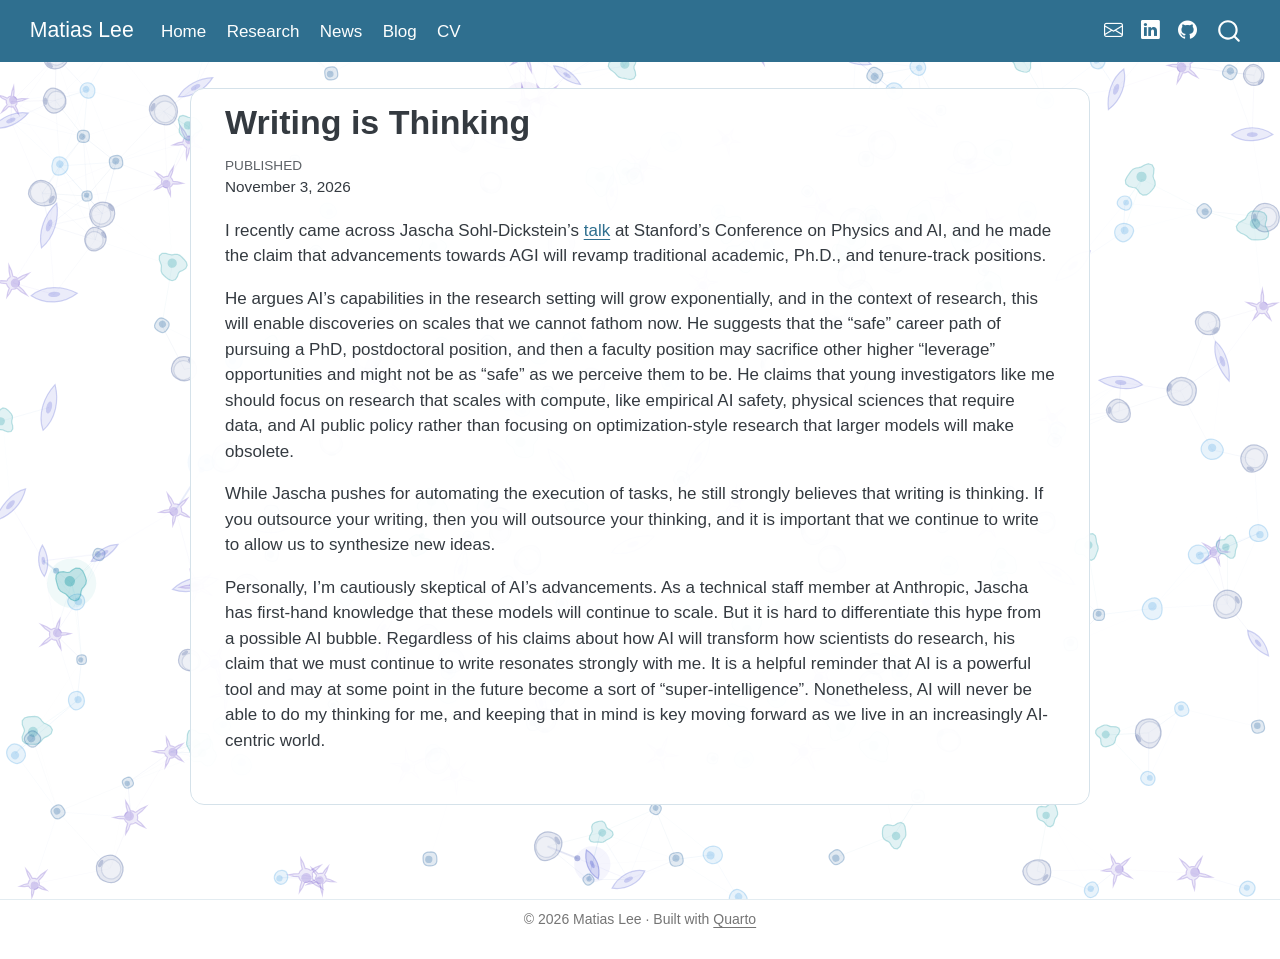
<file: docs/blog/2026-11-03-writing-is-thinking/index.html>
<!DOCTYPE html>
<html xmlns="http://www.w3.org/1999/xhtml" lang="en" xml:lang="en"><head>

<meta charset="utf-8">
<meta name="generator" content="quarto-1.7.32">

<meta name="viewport" content="width=device-width, initial-scale=1.0, user-scalable=yes">

<meta name="dcterms.date" content="2026-11-03">

<title>Writing is Thinking – Matias Lee</title>
<style>
code{white-space: pre-wrap;}
span.smallcaps{font-variant: small-caps;}
div.columns{display: flex; gap: min(4vw, 1.5em);}
div.column{flex: auto; overflow-x: auto;}
div.hanging-indent{margin-left: 1.5em; text-indent: -1.5em;}
ul.task-list{list-style: none;}
ul.task-list li input[type="checkbox"] {
  width: 0.8em;
  margin: 0 0.8em 0.2em -1em; /* quarto-specific, see https://github.com/quarto-dev/quarto-cli/issues/4556 */ 
  vertical-align: middle;
}
.display.math{display: block; text-align: center; margin: 0.5rem auto;}
</style>


<script src="../../site_libs/quarto-nav/quarto-nav.js"></script>
<script src="../../site_libs/quarto-nav/headroom.min.js"></script>
<script src="../../site_libs/clipboard/clipboard.min.js"></script>
<script src="../../site_libs/quarto-search/autocomplete.umd.js"></script>
<script src="../../site_libs/quarto-search/fuse.min.js"></script>
<script src="../../site_libs/quarto-search/quarto-search.js"></script>
<meta name="quarto:offset" content="../../">
<link href="../../images/favicon.png" rel="icon" type="image/png">
<script src="../../site_libs/quarto-html/quarto.js" type="module"></script>
<script src="../../site_libs/quarto-html/tabsets/tabsets.js" type="module"></script>
<script src="../../site_libs/quarto-html/popper.min.js"></script>
<script src="../../site_libs/quarto-html/tippy.umd.min.js"></script>
<script src="../../site_libs/quarto-html/anchor.min.js"></script>
<link href="../../site_libs/quarto-html/tippy.css" rel="stylesheet">
<link href="../../site_libs/quarto-html/quarto-syntax-highlighting-37eea08aefeeee20ff55810ff984fec1.css" rel="stylesheet" id="quarto-text-highlighting-styles">
<script src="../../site_libs/bootstrap/bootstrap.min.js"></script>
<link href="../../site_libs/bootstrap/bootstrap-icons.css" rel="stylesheet">
<link href="../../site_libs/bootstrap/bootstrap-749b611e666a3007f496fae397d215e6.min.css" rel="stylesheet" append-hash="true" id="quarto-bootstrap" data-mode="light">
<script id="quarto-search-options" type="application/json">{
  "location": "navbar",
  "copy-button": false,
  "collapse-after": 3,
  "panel-placement": "end",
  "type": "overlay",
  "limit": 50,
  "keyboard-shortcut": [
    "f",
    "/",
    "s"
  ],
  "show-item-context": false,
  "language": {
    "search-no-results-text": "No results",
    "search-matching-documents-text": "matching documents",
    "search-copy-link-title": "Copy link to search",
    "search-hide-matches-text": "Hide additional matches",
    "search-more-match-text": "more match in this document",
    "search-more-matches-text": "more matches in this document",
    "search-clear-button-title": "Clear",
    "search-text-placeholder": "",
    "search-detached-cancel-button-title": "Cancel",
    "search-submit-button-title": "Submit",
    "search-label": "Search"
  }
}</script>
<meta name="referrer" content="strict-origin-when-cross-origin">


<meta property="og:title" content="Writing is Thinking – Matias Lee">
<meta property="og:description" content="PhD student in Biomedical Engineering at Johns Hopkins University.">
<meta property="og:image" content="https://matias-lee.github.io/blog/2026-11-03-writing-is-thinking/images/social-card.png">
<meta property="og:site_name" content="Matias Lee">
<meta name="twitter:title" content="Writing is Thinking – Matias Lee">
<meta name="twitter:description" content="PhD student in Biomedical Engineering at Johns Hopkins University.">
<meta name="twitter:image" content="https://matias-lee.github.io/blog/2026-11-03-writing-is-thinking/images/social-card.png">
<meta name="twitter:card" content="summary_large_image">
</head>

<body class="nav-fixed quarto-light">

<div id="quarto-search-results"></div>
  <header id="quarto-header" class="headroom fixed-top">
    <nav class="navbar navbar-expand-lg " data-bs-theme="dark">
      <div class="navbar-container container-fluid">
      <div class="navbar-brand-container mx-auto">
    <a class="navbar-brand" href="../../index.html">
    <span class="navbar-title">Matias Lee</span>
    </a>
  </div>
            <div id="quarto-search" class="" title="Search"></div>
          <button class="navbar-toggler" type="button" data-bs-toggle="collapse" data-bs-target="#navbarCollapse" aria-controls="navbarCollapse" role="menu" aria-expanded="false" aria-label="Toggle navigation" onclick="if (window.quartoToggleHeadroom) { window.quartoToggleHeadroom(); }">
  <span class="navbar-toggler-icon"></span>
</button>
          <div class="collapse navbar-collapse" id="navbarCollapse">
            <ul class="navbar-nav navbar-nav-scroll me-auto">
  <li class="nav-item">
    <a class="nav-link" href="../../index.html"> 
<span class="menu-text">Home</span></a>
  </li>  
  <li class="nav-item">
    <a class="nav-link" href="../../research.html"> 
<span class="menu-text">Research</span></a>
  </li>  
  <li class="nav-item">
    <a class="nav-link" href="../../news.html"> 
<span class="menu-text">News</span></a>
  </li>  
  <li class="nav-item">
    <a class="nav-link" href="../../blog/index.html"> 
<span class="menu-text">Blog</span></a>
  </li>  
  <li class="nav-item">
    <a class="nav-link" href="../../cv.html"> 
<span class="menu-text">CV</span></a>
  </li>  
</ul>
            <ul class="navbar-nav navbar-nav-scroll ms-auto">
  <li class="nav-item compact">
    <a class="nav-link" href="mailto:mlee346@jh.edu"> <i class="bi bi-envelope" role="img" aria-label="Email">
</i> 
<span class="menu-text"></span></a>
  </li>  
  <li class="nav-item compact">
    <a class="nav-link" href="https://www.linkedin.com/in/matias-lee-phd"> <i class="bi bi-linkedin" role="img" aria-label="LinkedIn">
</i> 
<span class="menu-text"></span></a>
  </li>  
  <li class="nav-item compact">
    <a class="nav-link" href="https://github.com/matias-lee"> <i class="bi bi-github" role="img" aria-label="GitHub">
</i> 
<span class="menu-text"></span></a>
  </li>  
</ul>
          </div> <!-- /navcollapse -->
            <div class="quarto-navbar-tools">
</div>
      </div> <!-- /container-fluid -->
    </nav>
</header>
<!-- content -->
<div id="quarto-content" class="quarto-container page-columns page-rows-contents page-layout-full page-navbar">
<!-- sidebar -->
<!-- margin-sidebar -->
    
<!-- main -->
<main class="content column-page" id="quarto-document-content">

<header id="title-block-header" class="quarto-title-block default">
<div class="quarto-title">
<h1 class="title">Writing is Thinking</h1>
</div>



<div class="quarto-title-meta column-page">

    
    <div>
    <div class="quarto-title-meta-heading">Published</div>
    <div class="quarto-title-meta-contents">
      <p class="date">November 3, 2026</p>
    </div>
  </div>
  
    
  </div>
  


</header>


<p>I recently came across Jascha Sohl-Dickstein’s <a href="https://www.youtube.com/watch?v=3LZN2UUxDos&amp;t=93s">talk</a> at Stanford’s Conference on Physics and AI, and he made the claim that advancements towards AGI will revamp traditional academic, Ph.D., and tenure-track positions.</p>
<p>He argues AI’s capabilities in the research setting will grow exponentially, and in the context of research, this will enable discoveries on scales that we cannot fathom now. He suggests that the “safe” career path of pursuing a PhD, postdoctoral position, and then a faculty position may sacrifice other higher “leverage” opportunities and might not be as “safe” as we perceive them to be. He claims that young investigators like me should focus on research that scales with compute, like empirical AI safety, physical sciences that require data, and AI public policy rather than focusing on optimization-style research that larger models will make obsolete.</p>
<p>While Jascha pushes for automating the execution of tasks, he still strongly believes that writing is thinking. If you outsource your writing, then you will outsource your thinking, and it is important that we continue to write to allow us to synthesize new ideas.</p>
<p>Personally, I’m cautiously skeptical of AI’s advancements. As a technical staff member at Anthropic, Jascha has first-hand knowledge that these models will continue to scale. But it is hard to differentiate this hype from a possible AI bubble. Regardless of his claims about how AI will transform how scientists do research, his claim that we must continue to write resonates strongly with me. It is a helpful reminder that AI is a powerful tool and may at some point in the future become a sort of “super-intelligence”. Nonetheless, AI will never be able to do my thinking for me, and keeping that in mind is key moving forward as we live in an increasingly AI-centric world.</p>



</main> <!-- /main -->
<!-- Animated cell background on every page (cells.js). The page's text card is a quiet zone. -->
<canvas id="cell-bg" data-quiet=".home-panel, body:not(.home) main.content" aria-hidden="true"></canvas>
<script src="../../cells.js"></script>
<script src="../../likes.js"></script>
<script id="quarto-html-after-body" type="application/javascript">
  window.document.addEventListener("DOMContentLoaded", function (event) {
    const icon = "";
    const anchorJS = new window.AnchorJS();
    anchorJS.options = {
      placement: 'right',
      icon: icon
    };
    anchorJS.add('.anchored');
    const isCodeAnnotation = (el) => {
      for (const clz of el.classList) {
        if (clz.startsWith('code-annotation-')) {                     
          return true;
        }
      }
      return false;
    }
    const onCopySuccess = function(e) {
      // button target
      const button = e.trigger;
      // don't keep focus
      button.blur();
      // flash "checked"
      button.classList.add('code-copy-button-checked');
      var currentTitle = button.getAttribute("title");
      button.setAttribute("title", "Copied!");
      let tooltip;
      if (window.bootstrap) {
        button.setAttribute("data-bs-toggle", "tooltip");
        button.setAttribute("data-bs-placement", "left");
        button.setAttribute("data-bs-title", "Copied!");
        tooltip = new bootstrap.Tooltip(button, 
          { trigger: "manual", 
            customClass: "code-copy-button-tooltip",
            offset: [0, -8]});
        tooltip.show();    
      }
      setTimeout(function() {
        if (tooltip) {
          tooltip.hide();
          button.removeAttribute("data-bs-title");
          button.removeAttribute("data-bs-toggle");
          button.removeAttribute("data-bs-placement");
        }
        button.setAttribute("title", currentTitle);
        button.classList.remove('code-copy-button-checked');
      }, 1000);
      // clear code selection
      e.clearSelection();
    }
    const getTextToCopy = function(trigger) {
        const codeEl = trigger.previousElementSibling.cloneNode(true);
        for (const childEl of codeEl.children) {
          if (isCodeAnnotation(childEl)) {
            childEl.remove();
          }
        }
        return codeEl.innerText;
    }
    const clipboard = new window.ClipboardJS('.code-copy-button:not([data-in-quarto-modal])', {
      text: getTextToCopy
    });
    clipboard.on('success', onCopySuccess);
    if (window.document.getElementById('quarto-embedded-source-code-modal')) {
      const clipboardModal = new window.ClipboardJS('.code-copy-button[data-in-quarto-modal]', {
        text: getTextToCopy,
        container: window.document.getElementById('quarto-embedded-source-code-modal')
      });
      clipboardModal.on('success', onCopySuccess);
    }
      var localhostRegex = new RegExp(/^(?:http|https):\/\/localhost\:?[0-9]*\//);
      var mailtoRegex = new RegExp(/^mailto:/);
        var filterRegex = new RegExp("https:\/\/matias-lee\.github\.io");
      var isInternal = (href) => {
          return filterRegex.test(href) || localhostRegex.test(href) || mailtoRegex.test(href);
      }
      // Inspect non-navigation links and adorn them if external
     var links = window.document.querySelectorAll('a[href]:not(.nav-link):not(.navbar-brand):not(.toc-action):not(.sidebar-link):not(.sidebar-item-toggle):not(.pagination-link):not(.no-external):not([aria-hidden]):not(.dropdown-item):not(.quarto-navigation-tool):not(.about-link)');
      for (var i=0; i<links.length; i++) {
        const link = links[i];
        if (!isInternal(link.href)) {
          // undo the damage that might have been done by quarto-nav.js in the case of
          // links that we want to consider external
          if (link.dataset.originalHref !== undefined) {
            link.href = link.dataset.originalHref;
          }
        }
      }
    function tippyHover(el, contentFn, onTriggerFn, onUntriggerFn) {
      const config = {
        allowHTML: true,
        maxWidth: 500,
        delay: 100,
        arrow: false,
        appendTo: function(el) {
            return el.parentElement;
        },
        interactive: true,
        interactiveBorder: 10,
        theme: 'quarto',
        placement: 'bottom-start',
      };
      if (contentFn) {
        config.content = contentFn;
      }
      if (onTriggerFn) {
        config.onTrigger = onTriggerFn;
      }
      if (onUntriggerFn) {
        config.onUntrigger = onUntriggerFn;
      }
      window.tippy(el, config); 
    }
    const noterefs = window.document.querySelectorAll('a[role="doc-noteref"]');
    for (var i=0; i<noterefs.length; i++) {
      const ref = noterefs[i];
      tippyHover(ref, function() {
        // use id or data attribute instead here
        let href = ref.getAttribute('data-footnote-href') || ref.getAttribute('href');
        try { href = new URL(href).hash; } catch {}
        const id = href.replace(/^#\/?/, "");
        const note = window.document.getElementById(id);
        if (note) {
          return note.innerHTML;
        } else {
          return "";
        }
      });
    }
    const xrefs = window.document.querySelectorAll('a.quarto-xref');
    const processXRef = (id, note) => {
      // Strip column container classes
      const stripColumnClz = (el) => {
        el.classList.remove("page-full", "page-columns");
        if (el.children) {
          for (const child of el.children) {
            stripColumnClz(child);
          }
        }
      }
      stripColumnClz(note)
      if (id === null || id.startsWith('sec-')) {
        // Special case sections, only their first couple elements
        const container = document.createElement("div");
        if (note.children && note.children.length > 2) {
          container.appendChild(note.children[0].cloneNode(true));
          for (let i = 1; i < note.children.length; i++) {
            const child = note.children[i];
            if (child.tagName === "P" && child.innerText === "") {
              continue;
            } else {
              container.appendChild(child.cloneNode(true));
              break;
            }
          }
          if (window.Quarto?.typesetMath) {
            window.Quarto.typesetMath(container);
          }
          return container.innerHTML
        } else {
          if (window.Quarto?.typesetMath) {
            window.Quarto.typesetMath(note);
          }
          return note.innerHTML;
        }
      } else {
        // Remove any anchor links if they are present
        const anchorLink = note.querySelector('a.anchorjs-link');
        if (anchorLink) {
          anchorLink.remove();
        }
        if (window.Quarto?.typesetMath) {
          window.Quarto.typesetMath(note);
        }
        if (note.classList.contains("callout")) {
          return note.outerHTML;
        } else {
          return note.innerHTML;
        }
      }
    }
    for (var i=0; i<xrefs.length; i++) {
      const xref = xrefs[i];
      tippyHover(xref, undefined, function(instance) {
        instance.disable();
        let url = xref.getAttribute('href');
        let hash = undefined; 
        if (url.startsWith('#')) {
          hash = url;
        } else {
          try { hash = new URL(url).hash; } catch {}
        }
        if (hash) {
          const id = hash.replace(/^#\/?/, "");
          const note = window.document.getElementById(id);
          if (note !== null) {
            try {
              const html = processXRef(id, note.cloneNode(true));
              instance.setContent(html);
            } finally {
              instance.enable();
              instance.show();
            }
          } else {
            // See if we can fetch this
            fetch(url.split('#')[0])
            .then(res => res.text())
            .then(html => {
              const parser = new DOMParser();
              const htmlDoc = parser.parseFromString(html, "text/html");
              const note = htmlDoc.getElementById(id);
              if (note !== null) {
                const html = processXRef(id, note);
                instance.setContent(html);
              } 
            }).finally(() => {
              instance.enable();
              instance.show();
            });
          }
        } else {
          // See if we can fetch a full url (with no hash to target)
          // This is a special case and we should probably do some content thinning / targeting
          fetch(url)
          .then(res => res.text())
          .then(html => {
            const parser = new DOMParser();
            const htmlDoc = parser.parseFromString(html, "text/html");
            const note = htmlDoc.querySelector('main.content');
            if (note !== null) {
              // This should only happen for chapter cross references
              // (since there is no id in the URL)
              // remove the first header
              if (note.children.length > 0 && note.children[0].tagName === "HEADER") {
                note.children[0].remove();
              }
              const html = processXRef(null, note);
              instance.setContent(html);
            } 
          }).finally(() => {
            instance.enable();
            instance.show();
          });
        }
      }, function(instance) {
      });
    }
        let selectedAnnoteEl;
        const selectorForAnnotation = ( cell, annotation) => {
          let cellAttr = 'data-code-cell="' + cell + '"';
          let lineAttr = 'data-code-annotation="' +  annotation + '"';
          const selector = 'span[' + cellAttr + '][' + lineAttr + ']';
          return selector;
        }
        const selectCodeLines = (annoteEl) => {
          const doc = window.document;
          const targetCell = annoteEl.getAttribute("data-target-cell");
          const targetAnnotation = annoteEl.getAttribute("data-target-annotation");
          const annoteSpan = window.document.querySelector(selectorForAnnotation(targetCell, targetAnnotation));
          const lines = annoteSpan.getAttribute("data-code-lines").split(",");
          const lineIds = lines.map((line) => {
            return targetCell + "-" + line;
          })
          let top = null;
          let height = null;
          let parent = null;
          if (lineIds.length > 0) {
              //compute the position of the single el (top and bottom and make a div)
              const el = window.document.getElementById(lineIds[0]);
              top = el.offsetTop;
              height = el.offsetHeight;
              parent = el.parentElement.parentElement;
            if (lineIds.length > 1) {
              const lastEl = window.document.getElementById(lineIds[lineIds.length - 1]);
              const bottom = lastEl.offsetTop + lastEl.offsetHeight;
              height = bottom - top;
            }
            if (top !== null && height !== null && parent !== null) {
              // cook up a div (if necessary) and position it 
              let div = window.document.getElementById("code-annotation-line-highlight");
              if (div === null) {
                div = window.document.createElement("div");
                div.setAttribute("id", "code-annotation-line-highlight");
                div.style.position = 'absolute';
                parent.appendChild(div);
              }
              div.style.top = top - 2 + "px";
              div.style.height = height + 4 + "px";
              div.style.left = 0;
              let gutterDiv = window.document.getElementById("code-annotation-line-highlight-gutter");
              if (gutterDiv === null) {
                gutterDiv = window.document.createElement("div");
                gutterDiv.setAttribute("id", "code-annotation-line-highlight-gutter");
                gutterDiv.style.position = 'absolute';
                const codeCell = window.document.getElementById(targetCell);
                const gutter = codeCell.querySelector('.code-annotation-gutter');
                gutter.appendChild(gutterDiv);
              }
              gutterDiv.style.top = top - 2 + "px";
              gutterDiv.style.height = height + 4 + "px";
            }
            selectedAnnoteEl = annoteEl;
          }
        };
        const unselectCodeLines = () => {
          const elementsIds = ["code-annotation-line-highlight", "code-annotation-line-highlight-gutter"];
          elementsIds.forEach((elId) => {
            const div = window.document.getElementById(elId);
            if (div) {
              div.remove();
            }
          });
          selectedAnnoteEl = undefined;
        };
          // Handle positioning of the toggle
      window.addEventListener(
        "resize",
        throttle(() => {
          elRect = undefined;
          if (selectedAnnoteEl) {
            selectCodeLines(selectedAnnoteEl);
          }
        }, 10)
      );
      function throttle(fn, ms) {
      let throttle = false;
      let timer;
        return (...args) => {
          if(!throttle) { // first call gets through
              fn.apply(this, args);
              throttle = true;
          } else { // all the others get throttled
              if(timer) clearTimeout(timer); // cancel #2
              timer = setTimeout(() => {
                fn.apply(this, args);
                timer = throttle = false;
              }, ms);
          }
        };
      }
        // Attach click handler to the DT
        const annoteDls = window.document.querySelectorAll('dt[data-target-cell]');
        for (const annoteDlNode of annoteDls) {
          annoteDlNode.addEventListener('click', (event) => {
            const clickedEl = event.target;
            if (clickedEl !== selectedAnnoteEl) {
              unselectCodeLines();
              const activeEl = window.document.querySelector('dt[data-target-cell].code-annotation-active');
              if (activeEl) {
                activeEl.classList.remove('code-annotation-active');
              }
              selectCodeLines(clickedEl);
              clickedEl.classList.add('code-annotation-active');
            } else {
              // Unselect the line
              unselectCodeLines();
              clickedEl.classList.remove('code-annotation-active');
            }
          });
        }
    const findCites = (el) => {
      const parentEl = el.parentElement;
      if (parentEl) {
        const cites = parentEl.dataset.cites;
        if (cites) {
          return {
            el,
            cites: cites.split(' ')
          };
        } else {
          return findCites(el.parentElement)
        }
      } else {
        return undefined;
      }
    };
    var bibliorefs = window.document.querySelectorAll('a[role="doc-biblioref"]');
    for (var i=0; i<bibliorefs.length; i++) {
      const ref = bibliorefs[i];
      const citeInfo = findCites(ref);
      if (citeInfo) {
        tippyHover(citeInfo.el, function() {
          var popup = window.document.createElement('div');
          citeInfo.cites.forEach(function(cite) {
            var citeDiv = window.document.createElement('div');
            citeDiv.classList.add('hanging-indent');
            citeDiv.classList.add('csl-entry');
            var biblioDiv = window.document.getElementById('ref-' + cite);
            if (biblioDiv) {
              citeDiv.innerHTML = biblioDiv.innerHTML;
            }
            popup.appendChild(citeDiv);
          });
          return popup.innerHTML;
        });
      }
    }
  });
  </script>
</div> <!-- /content -->
<footer class="footer">
  <div class="nav-footer">
    <div class="nav-footer-left">
      &nbsp;
    </div>   
    <div class="nav-footer-center">
<p>© 2026 Matias Lee · Built with <a href="https://quarto.org">Quarto</a></p>
</div>
    <div class="nav-footer-right">
      &nbsp;
    </div>
  </div>
</footer>




</body></html>
</file>
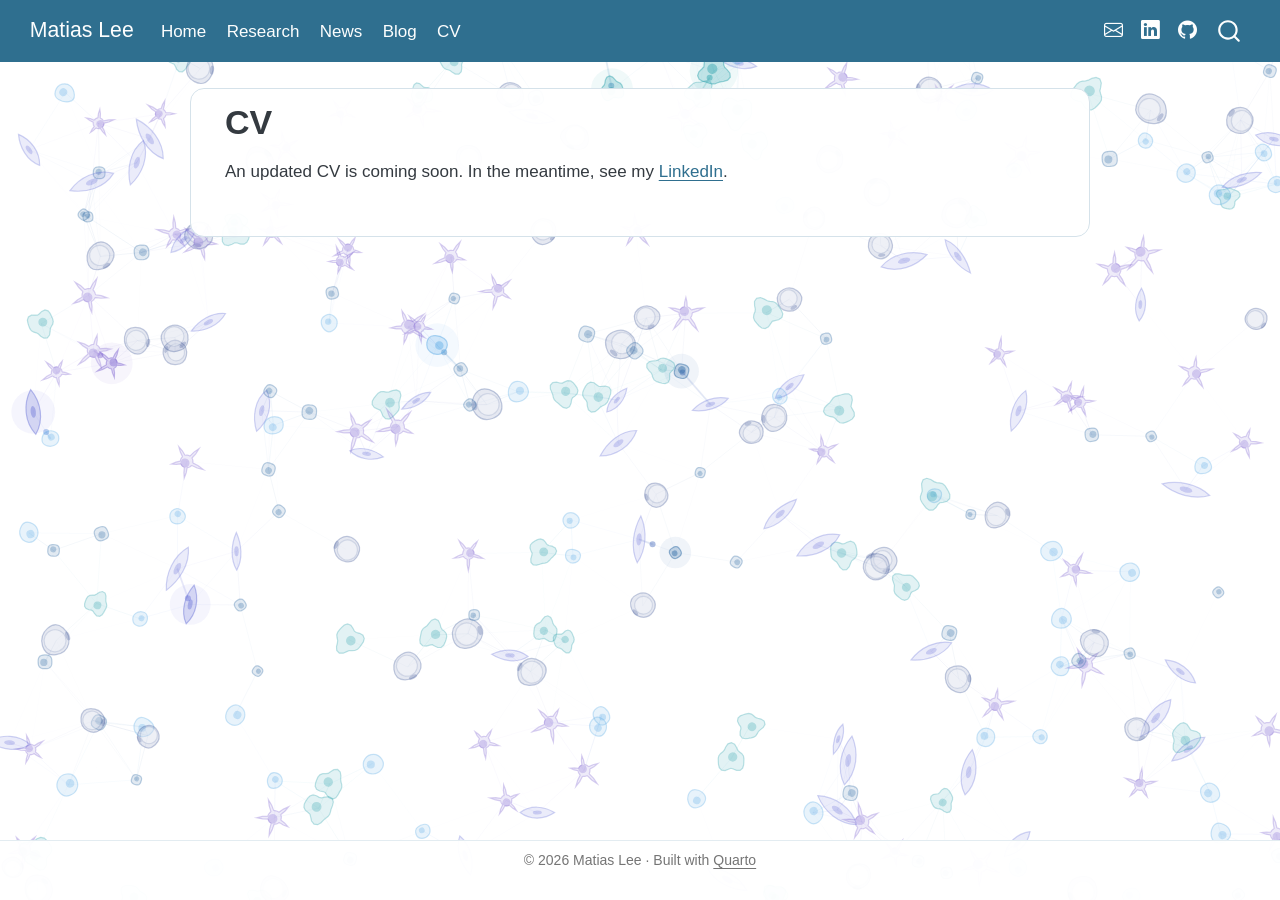
<file: docs/cv.html>
<!DOCTYPE html>
<html xmlns="http://www.w3.org/1999/xhtml" lang="en" xml:lang="en"><head>

<meta charset="utf-8">
<meta name="generator" content="quarto-1.7.32">

<meta name="viewport" content="width=device-width, initial-scale=1.0, user-scalable=yes">


<title>CV – Matias Lee</title>
<style>
code{white-space: pre-wrap;}
span.smallcaps{font-variant: small-caps;}
div.columns{display: flex; gap: min(4vw, 1.5em);}
div.column{flex: auto; overflow-x: auto;}
div.hanging-indent{margin-left: 1.5em; text-indent: -1.5em;}
ul.task-list{list-style: none;}
ul.task-list li input[type="checkbox"] {
  width: 0.8em;
  margin: 0 0.8em 0.2em -1em; /* quarto-specific, see https://github.com/quarto-dev/quarto-cli/issues/4556 */ 
  vertical-align: middle;
}
.display.math{display: block; text-align: center; margin: 0.5rem auto;}
</style>


<script src="site_libs/quarto-nav/quarto-nav.js"></script>
<script src="site_libs/quarto-nav/headroom.min.js"></script>
<script src="site_libs/clipboard/clipboard.min.js"></script>
<script src="site_libs/quarto-search/autocomplete.umd.js"></script>
<script src="site_libs/quarto-search/fuse.min.js"></script>
<script src="site_libs/quarto-search/quarto-search.js"></script>
<meta name="quarto:offset" content="./">
<link href="./images/favicon.png" rel="icon" type="image/png">
<script src="site_libs/quarto-html/quarto.js" type="module"></script>
<script src="site_libs/quarto-html/tabsets/tabsets.js" type="module"></script>
<script src="site_libs/quarto-html/popper.min.js"></script>
<script src="site_libs/quarto-html/tippy.umd.min.js"></script>
<script src="site_libs/quarto-html/anchor.min.js"></script>
<link href="site_libs/quarto-html/tippy.css" rel="stylesheet">
<link href="site_libs/quarto-html/quarto-syntax-highlighting-37eea08aefeeee20ff55810ff984fec1.css" rel="stylesheet" id="quarto-text-highlighting-styles">
<script src="site_libs/bootstrap/bootstrap.min.js"></script>
<link href="site_libs/bootstrap/bootstrap-icons.css" rel="stylesheet">
<link href="site_libs/bootstrap/bootstrap-749b611e666a3007f496fae397d215e6.min.css" rel="stylesheet" append-hash="true" id="quarto-bootstrap" data-mode="light">
<script id="quarto-search-options" type="application/json">{
  "location": "navbar",
  "copy-button": false,
  "collapse-after": 3,
  "panel-placement": "end",
  "type": "overlay",
  "limit": 50,
  "keyboard-shortcut": [
    "f",
    "/",
    "s"
  ],
  "show-item-context": false,
  "language": {
    "search-no-results-text": "No results",
    "search-matching-documents-text": "matching documents",
    "search-copy-link-title": "Copy link to search",
    "search-hide-matches-text": "Hide additional matches",
    "search-more-match-text": "more match in this document",
    "search-more-matches-text": "more matches in this document",
    "search-clear-button-title": "Clear",
    "search-text-placeholder": "",
    "search-detached-cancel-button-title": "Cancel",
    "search-submit-button-title": "Submit",
    "search-label": "Search"
  }
}</script>
<meta name="referrer" content="strict-origin-when-cross-origin">


<meta property="og:title" content="CV – Matias Lee">
<meta property="og:description" content="PhD student in Biomedical Engineering at Johns Hopkins University.">
<meta property="og:image" content="https://matias-lee.github.io/images/social-card.png">
<meta property="og:site_name" content="Matias Lee">
<meta property="og:image:height" content="630">
<meta property="og:image:width" content="1200">
<meta name="twitter:title" content="CV – Matias Lee">
<meta name="twitter:description" content="PhD student in Biomedical Engineering at Johns Hopkins University.">
<meta name="twitter:image" content="https://matias-lee.github.io/images/social-card.png">
<meta name="twitter:image-height" content="630">
<meta name="twitter:image-width" content="1200">
<meta name="twitter:card" content="summary_large_image">
</head>

<body class="nav-fixed quarto-light">

<div id="quarto-search-results"></div>
  <header id="quarto-header" class="headroom fixed-top">
    <nav class="navbar navbar-expand-lg " data-bs-theme="dark">
      <div class="navbar-container container-fluid">
      <div class="navbar-brand-container mx-auto">
    <a class="navbar-brand" href="./index.html">
    <span class="navbar-title">Matias Lee</span>
    </a>
  </div>
            <div id="quarto-search" class="" title="Search"></div>
          <button class="navbar-toggler" type="button" data-bs-toggle="collapse" data-bs-target="#navbarCollapse" aria-controls="navbarCollapse" role="menu" aria-expanded="false" aria-label="Toggle navigation" onclick="if (window.quartoToggleHeadroom) { window.quartoToggleHeadroom(); }">
  <span class="navbar-toggler-icon"></span>
</button>
          <div class="collapse navbar-collapse" id="navbarCollapse">
            <ul class="navbar-nav navbar-nav-scroll me-auto">
  <li class="nav-item">
    <a class="nav-link" href="./index.html"> 
<span class="menu-text">Home</span></a>
  </li>  
  <li class="nav-item">
    <a class="nav-link" href="./research.html"> 
<span class="menu-text">Research</span></a>
  </li>  
  <li class="nav-item">
    <a class="nav-link" href="./news.html"> 
<span class="menu-text">News</span></a>
  </li>  
  <li class="nav-item">
    <a class="nav-link" href="./blog/index.html"> 
<span class="menu-text">Blog</span></a>
  </li>  
  <li class="nav-item">
    <a class="nav-link active" href="./cv.html" aria-current="page"> 
<span class="menu-text">CV</span></a>
  </li>  
</ul>
            <ul class="navbar-nav navbar-nav-scroll ms-auto">
  <li class="nav-item compact">
    <a class="nav-link" href="mailto:mlee346@jh.edu"> <i class="bi bi-envelope" role="img" aria-label="Email">
</i> 
<span class="menu-text"></span></a>
  </li>  
  <li class="nav-item compact">
    <a class="nav-link" href="https://www.linkedin.com/in/matias-lee-phd"> <i class="bi bi-linkedin" role="img" aria-label="LinkedIn">
</i> 
<span class="menu-text"></span></a>
  </li>  
  <li class="nav-item compact">
    <a class="nav-link" href="https://github.com/matias-lee"> <i class="bi bi-github" role="img" aria-label="GitHub">
</i> 
<span class="menu-text"></span></a>
  </li>  
</ul>
          </div> <!-- /navcollapse -->
            <div class="quarto-navbar-tools">
</div>
      </div> <!-- /container-fluid -->
    </nav>
</header>
<!-- content -->
<div id="quarto-content" class="quarto-container page-columns page-rows-contents page-layout-full page-navbar">
<!-- sidebar -->
<!-- margin-sidebar -->
    
<!-- main -->
<main class="content column-page" id="quarto-document-content">

<header id="title-block-header" class="quarto-title-block default">
<div class="quarto-title">
<h1 class="title">CV</h1>
</div>



<div class="quarto-title-meta column-page">

    
  
    
  </div>
  


</header>


<p>An updated CV is coming soon. In the meantime, see my <a href="https://www.linkedin.com/in/matias-lee-phd">LinkedIn</a>.</p>
<!-- TODO (step 3): put the PDF in files/ and link it here. Strip its metadata first. -->



</main> <!-- /main -->
<!-- Animated cell background on every page (cells.js). The page's text card is a quiet zone. -->
<canvas id="cell-bg" data-quiet=".home-panel, body:not(.home) main.content" aria-hidden="true"></canvas>
<script src="./cells.js"></script>
<script src="./likes.js"></script>
<script id="quarto-html-after-body" type="application/javascript">
  window.document.addEventListener("DOMContentLoaded", function (event) {
    const icon = "";
    const anchorJS = new window.AnchorJS();
    anchorJS.options = {
      placement: 'right',
      icon: icon
    };
    anchorJS.add('.anchored');
    const isCodeAnnotation = (el) => {
      for (const clz of el.classList) {
        if (clz.startsWith('code-annotation-')) {                     
          return true;
        }
      }
      return false;
    }
    const onCopySuccess = function(e) {
      // button target
      const button = e.trigger;
      // don't keep focus
      button.blur();
      // flash "checked"
      button.classList.add('code-copy-button-checked');
      var currentTitle = button.getAttribute("title");
      button.setAttribute("title", "Copied!");
      let tooltip;
      if (window.bootstrap) {
        button.setAttribute("data-bs-toggle", "tooltip");
        button.setAttribute("data-bs-placement", "left");
        button.setAttribute("data-bs-title", "Copied!");
        tooltip = new bootstrap.Tooltip(button, 
          { trigger: "manual", 
            customClass: "code-copy-button-tooltip",
            offset: [0, -8]});
        tooltip.show();    
      }
      setTimeout(function() {
        if (tooltip) {
          tooltip.hide();
          button.removeAttribute("data-bs-title");
          button.removeAttribute("data-bs-toggle");
          button.removeAttribute("data-bs-placement");
        }
        button.setAttribute("title", currentTitle);
        button.classList.remove('code-copy-button-checked');
      }, 1000);
      // clear code selection
      e.clearSelection();
    }
    const getTextToCopy = function(trigger) {
        const codeEl = trigger.previousElementSibling.cloneNode(true);
        for (const childEl of codeEl.children) {
          if (isCodeAnnotation(childEl)) {
            childEl.remove();
          }
        }
        return codeEl.innerText;
    }
    const clipboard = new window.ClipboardJS('.code-copy-button:not([data-in-quarto-modal])', {
      text: getTextToCopy
    });
    clipboard.on('success', onCopySuccess);
    if (window.document.getElementById('quarto-embedded-source-code-modal')) {
      const clipboardModal = new window.ClipboardJS('.code-copy-button[data-in-quarto-modal]', {
        text: getTextToCopy,
        container: window.document.getElementById('quarto-embedded-source-code-modal')
      });
      clipboardModal.on('success', onCopySuccess);
    }
      var localhostRegex = new RegExp(/^(?:http|https):\/\/localhost\:?[0-9]*\//);
      var mailtoRegex = new RegExp(/^mailto:/);
        var filterRegex = new RegExp("https:\/\/matias-lee\.github\.io");
      var isInternal = (href) => {
          return filterRegex.test(href) || localhostRegex.test(href) || mailtoRegex.test(href);
      }
      // Inspect non-navigation links and adorn them if external
     var links = window.document.querySelectorAll('a[href]:not(.nav-link):not(.navbar-brand):not(.toc-action):not(.sidebar-link):not(.sidebar-item-toggle):not(.pagination-link):not(.no-external):not([aria-hidden]):not(.dropdown-item):not(.quarto-navigation-tool):not(.about-link)');
      for (var i=0; i<links.length; i++) {
        const link = links[i];
        if (!isInternal(link.href)) {
          // undo the damage that might have been done by quarto-nav.js in the case of
          // links that we want to consider external
          if (link.dataset.originalHref !== undefined) {
            link.href = link.dataset.originalHref;
          }
        }
      }
    function tippyHover(el, contentFn, onTriggerFn, onUntriggerFn) {
      const config = {
        allowHTML: true,
        maxWidth: 500,
        delay: 100,
        arrow: false,
        appendTo: function(el) {
            return el.parentElement;
        },
        interactive: true,
        interactiveBorder: 10,
        theme: 'quarto',
        placement: 'bottom-start',
      };
      if (contentFn) {
        config.content = contentFn;
      }
      if (onTriggerFn) {
        config.onTrigger = onTriggerFn;
      }
      if (onUntriggerFn) {
        config.onUntrigger = onUntriggerFn;
      }
      window.tippy(el, config); 
    }
    const noterefs = window.document.querySelectorAll('a[role="doc-noteref"]');
    for (var i=0; i<noterefs.length; i++) {
      const ref = noterefs[i];
      tippyHover(ref, function() {
        // use id or data attribute instead here
        let href = ref.getAttribute('data-footnote-href') || ref.getAttribute('href');
        try { href = new URL(href).hash; } catch {}
        const id = href.replace(/^#\/?/, "");
        const note = window.document.getElementById(id);
        if (note) {
          return note.innerHTML;
        } else {
          return "";
        }
      });
    }
    const xrefs = window.document.querySelectorAll('a.quarto-xref');
    const processXRef = (id, note) => {
      // Strip column container classes
      const stripColumnClz = (el) => {
        el.classList.remove("page-full", "page-columns");
        if (el.children) {
          for (const child of el.children) {
            stripColumnClz(child);
          }
        }
      }
      stripColumnClz(note)
      if (id === null || id.startsWith('sec-')) {
        // Special case sections, only their first couple elements
        const container = document.createElement("div");
        if (note.children && note.children.length > 2) {
          container.appendChild(note.children[0].cloneNode(true));
          for (let i = 1; i < note.children.length; i++) {
            const child = note.children[i];
            if (child.tagName === "P" && child.innerText === "") {
              continue;
            } else {
              container.appendChild(child.cloneNode(true));
              break;
            }
          }
          if (window.Quarto?.typesetMath) {
            window.Quarto.typesetMath(container);
          }
          return container.innerHTML
        } else {
          if (window.Quarto?.typesetMath) {
            window.Quarto.typesetMath(note);
          }
          return note.innerHTML;
        }
      } else {
        // Remove any anchor links if they are present
        const anchorLink = note.querySelector('a.anchorjs-link');
        if (anchorLink) {
          anchorLink.remove();
        }
        if (window.Quarto?.typesetMath) {
          window.Quarto.typesetMath(note);
        }
        if (note.classList.contains("callout")) {
          return note.outerHTML;
        } else {
          return note.innerHTML;
        }
      }
    }
    for (var i=0; i<xrefs.length; i++) {
      const xref = xrefs[i];
      tippyHover(xref, undefined, function(instance) {
        instance.disable();
        let url = xref.getAttribute('href');
        let hash = undefined; 
        if (url.startsWith('#')) {
          hash = url;
        } else {
          try { hash = new URL(url).hash; } catch {}
        }
        if (hash) {
          const id = hash.replace(/^#\/?/, "");
          const note = window.document.getElementById(id);
          if (note !== null) {
            try {
              const html = processXRef(id, note.cloneNode(true));
              instance.setContent(html);
            } finally {
              instance.enable();
              instance.show();
            }
          } else {
            // See if we can fetch this
            fetch(url.split('#')[0])
            .then(res => res.text())
            .then(html => {
              const parser = new DOMParser();
              const htmlDoc = parser.parseFromString(html, "text/html");
              const note = htmlDoc.getElementById(id);
              if (note !== null) {
                const html = processXRef(id, note);
                instance.setContent(html);
              } 
            }).finally(() => {
              instance.enable();
              instance.show();
            });
          }
        } else {
          // See if we can fetch a full url (with no hash to target)
          // This is a special case and we should probably do some content thinning / targeting
          fetch(url)
          .then(res => res.text())
          .then(html => {
            const parser = new DOMParser();
            const htmlDoc = parser.parseFromString(html, "text/html");
            const note = htmlDoc.querySelector('main.content');
            if (note !== null) {
              // This should only happen for chapter cross references
              // (since there is no id in the URL)
              // remove the first header
              if (note.children.length > 0 && note.children[0].tagName === "HEADER") {
                note.children[0].remove();
              }
              const html = processXRef(null, note);
              instance.setContent(html);
            } 
          }).finally(() => {
            instance.enable();
            instance.show();
          });
        }
      }, function(instance) {
      });
    }
        let selectedAnnoteEl;
        const selectorForAnnotation = ( cell, annotation) => {
          let cellAttr = 'data-code-cell="' + cell + '"';
          let lineAttr = 'data-code-annotation="' +  annotation + '"';
          const selector = 'span[' + cellAttr + '][' + lineAttr + ']';
          return selector;
        }
        const selectCodeLines = (annoteEl) => {
          const doc = window.document;
          const targetCell = annoteEl.getAttribute("data-target-cell");
          const targetAnnotation = annoteEl.getAttribute("data-target-annotation");
          const annoteSpan = window.document.querySelector(selectorForAnnotation(targetCell, targetAnnotation));
          const lines = annoteSpan.getAttribute("data-code-lines").split(",");
          const lineIds = lines.map((line) => {
            return targetCell + "-" + line;
          })
          let top = null;
          let height = null;
          let parent = null;
          if (lineIds.length > 0) {
              //compute the position of the single el (top and bottom and make a div)
              const el = window.document.getElementById(lineIds[0]);
              top = el.offsetTop;
              height = el.offsetHeight;
              parent = el.parentElement.parentElement;
            if (lineIds.length > 1) {
              const lastEl = window.document.getElementById(lineIds[lineIds.length - 1]);
              const bottom = lastEl.offsetTop + lastEl.offsetHeight;
              height = bottom - top;
            }
            if (top !== null && height !== null && parent !== null) {
              // cook up a div (if necessary) and position it 
              let div = window.document.getElementById("code-annotation-line-highlight");
              if (div === null) {
                div = window.document.createElement("div");
                div.setAttribute("id", "code-annotation-line-highlight");
                div.style.position = 'absolute';
                parent.appendChild(div);
              }
              div.style.top = top - 2 + "px";
              div.style.height = height + 4 + "px";
              div.style.left = 0;
              let gutterDiv = window.document.getElementById("code-annotation-line-highlight-gutter");
              if (gutterDiv === null) {
                gutterDiv = window.document.createElement("div");
                gutterDiv.setAttribute("id", "code-annotation-line-highlight-gutter");
                gutterDiv.style.position = 'absolute';
                const codeCell = window.document.getElementById(targetCell);
                const gutter = codeCell.querySelector('.code-annotation-gutter');
                gutter.appendChild(gutterDiv);
              }
              gutterDiv.style.top = top - 2 + "px";
              gutterDiv.style.height = height + 4 + "px";
            }
            selectedAnnoteEl = annoteEl;
          }
        };
        const unselectCodeLines = () => {
          const elementsIds = ["code-annotation-line-highlight", "code-annotation-line-highlight-gutter"];
          elementsIds.forEach((elId) => {
            const div = window.document.getElementById(elId);
            if (div) {
              div.remove();
            }
          });
          selectedAnnoteEl = undefined;
        };
          // Handle positioning of the toggle
      window.addEventListener(
        "resize",
        throttle(() => {
          elRect = undefined;
          if (selectedAnnoteEl) {
            selectCodeLines(selectedAnnoteEl);
          }
        }, 10)
      );
      function throttle(fn, ms) {
      let throttle = false;
      let timer;
        return (...args) => {
          if(!throttle) { // first call gets through
              fn.apply(this, args);
              throttle = true;
          } else { // all the others get throttled
              if(timer) clearTimeout(timer); // cancel #2
              timer = setTimeout(() => {
                fn.apply(this, args);
                timer = throttle = false;
              }, ms);
          }
        };
      }
        // Attach click handler to the DT
        const annoteDls = window.document.querySelectorAll('dt[data-target-cell]');
        for (const annoteDlNode of annoteDls) {
          annoteDlNode.addEventListener('click', (event) => {
            const clickedEl = event.target;
            if (clickedEl !== selectedAnnoteEl) {
              unselectCodeLines();
              const activeEl = window.document.querySelector('dt[data-target-cell].code-annotation-active');
              if (activeEl) {
                activeEl.classList.remove('code-annotation-active');
              }
              selectCodeLines(clickedEl);
              clickedEl.classList.add('code-annotation-active');
            } else {
              // Unselect the line
              unselectCodeLines();
              clickedEl.classList.remove('code-annotation-active');
            }
          });
        }
    const findCites = (el) => {
      const parentEl = el.parentElement;
      if (parentEl) {
        const cites = parentEl.dataset.cites;
        if (cites) {
          return {
            el,
            cites: cites.split(' ')
          };
        } else {
          return findCites(el.parentElement)
        }
      } else {
        return undefined;
      }
    };
    var bibliorefs = window.document.querySelectorAll('a[role="doc-biblioref"]');
    for (var i=0; i<bibliorefs.length; i++) {
      const ref = bibliorefs[i];
      const citeInfo = findCites(ref);
      if (citeInfo) {
        tippyHover(citeInfo.el, function() {
          var popup = window.document.createElement('div');
          citeInfo.cites.forEach(function(cite) {
            var citeDiv = window.document.createElement('div');
            citeDiv.classList.add('hanging-indent');
            citeDiv.classList.add('csl-entry');
            var biblioDiv = window.document.getElementById('ref-' + cite);
            if (biblioDiv) {
              citeDiv.innerHTML = biblioDiv.innerHTML;
            }
            popup.appendChild(citeDiv);
          });
          return popup.innerHTML;
        });
      }
    }
  });
  </script>
</div> <!-- /content -->
<footer class="footer">
  <div class="nav-footer">
    <div class="nav-footer-left">
      &nbsp;
    </div>   
    <div class="nav-footer-center">
<p>© 2026 Matias Lee · Built with <a href="https://quarto.org">Quarto</a></p>
</div>
    <div class="nav-footer-right">
      &nbsp;
    </div>
  </div>
</footer>




</body></html>
</file>
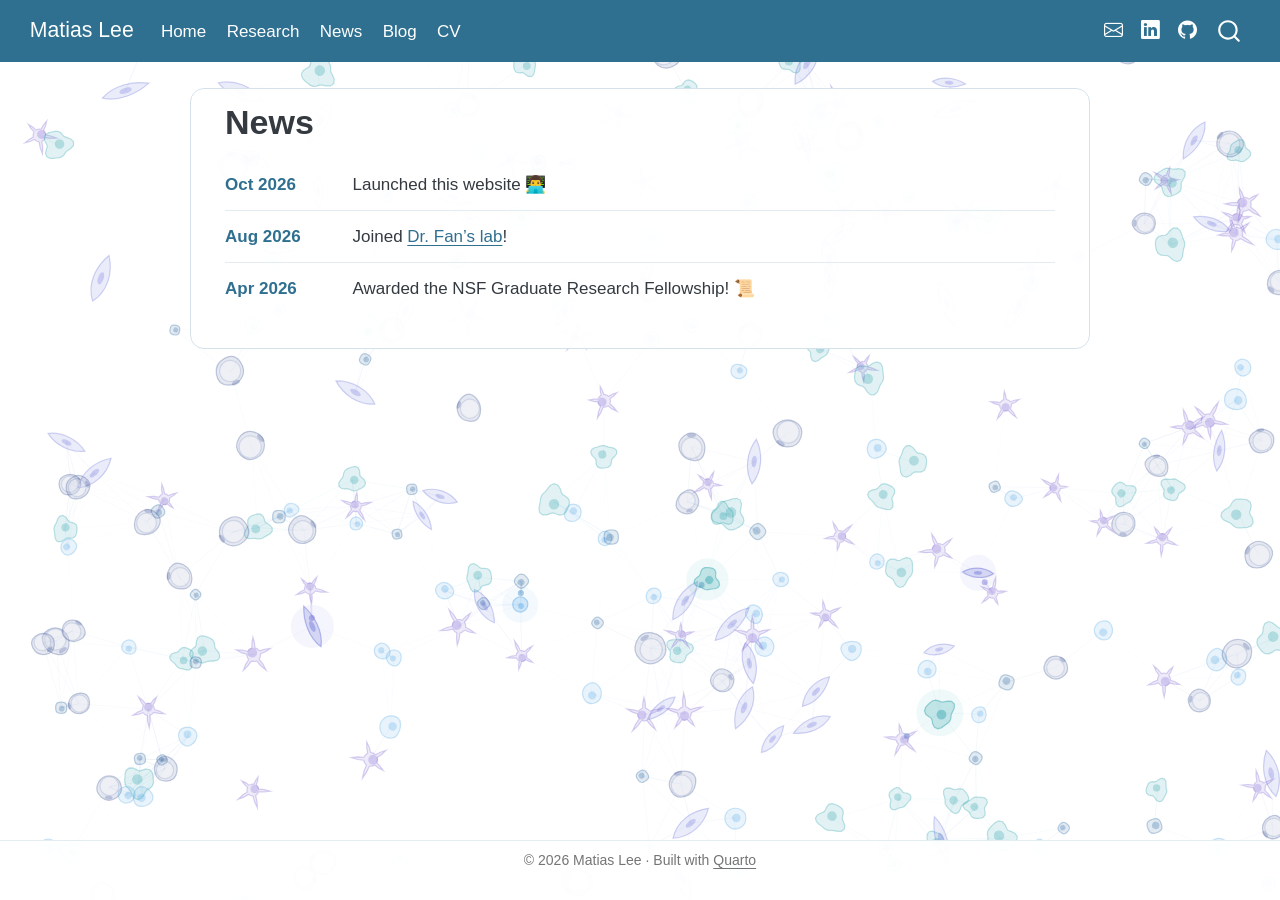
<file: docs/news.html>
<!DOCTYPE html>
<html xmlns="http://www.w3.org/1999/xhtml" lang="en" xml:lang="en"><head>

<meta charset="utf-8">
<meta name="generator" content="quarto-1.7.32">

<meta name="viewport" content="width=device-width, initial-scale=1.0, user-scalable=yes">


<title>News – Matias Lee</title>
<style>
code{white-space: pre-wrap;}
span.smallcaps{font-variant: small-caps;}
div.columns{display: flex; gap: min(4vw, 1.5em);}
div.column{flex: auto; overflow-x: auto;}
div.hanging-indent{margin-left: 1.5em; text-indent: -1.5em;}
ul.task-list{list-style: none;}
ul.task-list li input[type="checkbox"] {
  width: 0.8em;
  margin: 0 0.8em 0.2em -1em; /* quarto-specific, see https://github.com/quarto-dev/quarto-cli/issues/4556 */ 
  vertical-align: middle;
}
.display.math{display: block; text-align: center; margin: 0.5rem auto;}
</style>


<script src="site_libs/quarto-nav/quarto-nav.js"></script>
<script src="site_libs/quarto-nav/headroom.min.js"></script>
<script src="site_libs/clipboard/clipboard.min.js"></script>
<script src="site_libs/quarto-search/autocomplete.umd.js"></script>
<script src="site_libs/quarto-search/fuse.min.js"></script>
<script src="site_libs/quarto-search/quarto-search.js"></script>
<meta name="quarto:offset" content="./">
<link href="./images/favicon.png" rel="icon" type="image/png">
<script src="site_libs/quarto-html/quarto.js" type="module"></script>
<script src="site_libs/quarto-html/tabsets/tabsets.js" type="module"></script>
<script src="site_libs/quarto-html/popper.min.js"></script>
<script src="site_libs/quarto-html/tippy.umd.min.js"></script>
<script src="site_libs/quarto-html/anchor.min.js"></script>
<link href="site_libs/quarto-html/tippy.css" rel="stylesheet">
<link href="site_libs/quarto-html/quarto-syntax-highlighting-37eea08aefeeee20ff55810ff984fec1.css" rel="stylesheet" id="quarto-text-highlighting-styles">
<script src="site_libs/bootstrap/bootstrap.min.js"></script>
<link href="site_libs/bootstrap/bootstrap-icons.css" rel="stylesheet">
<link href="site_libs/bootstrap/bootstrap-749b611e666a3007f496fae397d215e6.min.css" rel="stylesheet" append-hash="true" id="quarto-bootstrap" data-mode="light">
<script id="quarto-search-options" type="application/json">{
  "location": "navbar",
  "copy-button": false,
  "collapse-after": 3,
  "panel-placement": "end",
  "type": "overlay",
  "limit": 50,
  "keyboard-shortcut": [
    "f",
    "/",
    "s"
  ],
  "show-item-context": false,
  "language": {
    "search-no-results-text": "No results",
    "search-matching-documents-text": "matching documents",
    "search-copy-link-title": "Copy link to search",
    "search-hide-matches-text": "Hide additional matches",
    "search-more-match-text": "more match in this document",
    "search-more-matches-text": "more matches in this document",
    "search-clear-button-title": "Clear",
    "search-text-placeholder": "",
    "search-detached-cancel-button-title": "Cancel",
    "search-submit-button-title": "Submit",
    "search-label": "Search"
  }
}</script>
<meta name="referrer" content="strict-origin-when-cross-origin">


<meta property="og:title" content="News – Matias Lee">
<meta property="og:image" content="https://matias-lee.github.io/images/social-card.png">
<meta property="og:site_name" content="Matias Lee">
<meta property="og:image:height" content="630">
<meta property="og:image:width" content="1200">
<meta name="twitter:title" content="News – Matias Lee">
<meta name="twitter:image" content="https://matias-lee.github.io/images/social-card.png">
<meta name="twitter:image-height" content="630">
<meta name="twitter:image-width" content="1200">
<meta name="twitter:card" content="summary_large_image">
</head>

<body class="nav-fixed quarto-light">

<div id="quarto-search-results"></div>
  <header id="quarto-header" class="headroom fixed-top">
    <nav class="navbar navbar-expand-lg " data-bs-theme="dark">
      <div class="navbar-container container-fluid">
      <div class="navbar-brand-container mx-auto">
    <a class="navbar-brand" href="./index.html">
    <span class="navbar-title">Matias Lee</span>
    </a>
  </div>
            <div id="quarto-search" class="" title="Search"></div>
          <button class="navbar-toggler" type="button" data-bs-toggle="collapse" data-bs-target="#navbarCollapse" aria-controls="navbarCollapse" role="menu" aria-expanded="false" aria-label="Toggle navigation" onclick="if (window.quartoToggleHeadroom) { window.quartoToggleHeadroom(); }">
  <span class="navbar-toggler-icon"></span>
</button>
          <div class="collapse navbar-collapse" id="navbarCollapse">
            <ul class="navbar-nav navbar-nav-scroll me-auto">
  <li class="nav-item">
    <a class="nav-link" href="./index.html"> 
<span class="menu-text">Home</span></a>
  </li>  
  <li class="nav-item">
    <a class="nav-link" href="./research.html"> 
<span class="menu-text">Research</span></a>
  </li>  
  <li class="nav-item">
    <a class="nav-link active" href="./news.html" aria-current="page"> 
<span class="menu-text">News</span></a>
  </li>  
  <li class="nav-item">
    <a class="nav-link" href="./blog/index.html"> 
<span class="menu-text">Blog</span></a>
  </li>  
  <li class="nav-item">
    <a class="nav-link" href="./cv.html"> 
<span class="menu-text">CV</span></a>
  </li>  
</ul>
            <ul class="navbar-nav navbar-nav-scroll ms-auto">
  <li class="nav-item compact">
    <a class="nav-link" href="mailto:mlee346@jh.edu"> <i class="bi bi-envelope" role="img" aria-label="Email">
</i> 
<span class="menu-text"></span></a>
  </li>  
  <li class="nav-item compact">
    <a class="nav-link" href="https://www.linkedin.com/in/matias-lee-phd"> <i class="bi bi-linkedin" role="img" aria-label="LinkedIn">
</i> 
<span class="menu-text"></span></a>
  </li>  
  <li class="nav-item compact">
    <a class="nav-link" href="https://github.com/matias-lee"> <i class="bi bi-github" role="img" aria-label="GitHub">
</i> 
<span class="menu-text"></span></a>
  </li>  
</ul>
          </div> <!-- /navcollapse -->
            <div class="quarto-navbar-tools">
</div>
      </div> <!-- /container-fluid -->
    </nav>
</header>
<!-- content -->
<div id="quarto-content" class="quarto-container page-columns page-rows-contents page-layout-full page-navbar">
<!-- sidebar -->
<!-- margin-sidebar -->
    
<!-- main -->
<main class="content column-page" id="quarto-document-content">

<header id="title-block-header" class="quarto-title-block default">
<div class="quarto-title">
<h1 class="title">News</h1>
</div>



<div class="quarto-title-meta column-page">

    
  
    
  </div>
  


</header>


<!-- Add the newest item at the top: copy a line and change the date and text. -->
<div class="news-list">
<ul>
<li><span class="news-date">Oct 2026</span> <span class="news-text">Launched this website 👨‍💻</span></li>
<li><span class="news-date">Aug 2026</span> <span class="news-text">Joined <a href="https://jef.works">Dr.&nbsp;Fan’s lab</a>!</span></li>
<li><span class="news-date">Apr 2026</span> <span class="news-text">Awarded the NSF Graduate Research Fellowship! 📜</span></li>
</ul>
</div>



</main> <!-- /main -->
<!-- Animated cell background on every page (cells.js). The page's text card is a quiet zone. -->
<canvas id="cell-bg" data-quiet=".home-panel, body:not(.home) main.content" aria-hidden="true"></canvas>
<script src="./cells.js"></script>
<script src="./likes.js"></script>
<script id="quarto-html-after-body" type="application/javascript">
  window.document.addEventListener("DOMContentLoaded", function (event) {
    const icon = "";
    const anchorJS = new window.AnchorJS();
    anchorJS.options = {
      placement: 'right',
      icon: icon
    };
    anchorJS.add('.anchored');
    const isCodeAnnotation = (el) => {
      for (const clz of el.classList) {
        if (clz.startsWith('code-annotation-')) {                     
          return true;
        }
      }
      return false;
    }
    const onCopySuccess = function(e) {
      // button target
      const button = e.trigger;
      // don't keep focus
      button.blur();
      // flash "checked"
      button.classList.add('code-copy-button-checked');
      var currentTitle = button.getAttribute("title");
      button.setAttribute("title", "Copied!");
      let tooltip;
      if (window.bootstrap) {
        button.setAttribute("data-bs-toggle", "tooltip");
        button.setAttribute("data-bs-placement", "left");
        button.setAttribute("data-bs-title", "Copied!");
        tooltip = new bootstrap.Tooltip(button, 
          { trigger: "manual", 
            customClass: "code-copy-button-tooltip",
            offset: [0, -8]});
        tooltip.show();    
      }
      setTimeout(function() {
        if (tooltip) {
          tooltip.hide();
          button.removeAttribute("data-bs-title");
          button.removeAttribute("data-bs-toggle");
          button.removeAttribute("data-bs-placement");
        }
        button.setAttribute("title", currentTitle);
        button.classList.remove('code-copy-button-checked');
      }, 1000);
      // clear code selection
      e.clearSelection();
    }
    const getTextToCopy = function(trigger) {
        const codeEl = trigger.previousElementSibling.cloneNode(true);
        for (const childEl of codeEl.children) {
          if (isCodeAnnotation(childEl)) {
            childEl.remove();
          }
        }
        return codeEl.innerText;
    }
    const clipboard = new window.ClipboardJS('.code-copy-button:not([data-in-quarto-modal])', {
      text: getTextToCopy
    });
    clipboard.on('success', onCopySuccess);
    if (window.document.getElementById('quarto-embedded-source-code-modal')) {
      const clipboardModal = new window.ClipboardJS('.code-copy-button[data-in-quarto-modal]', {
        text: getTextToCopy,
        container: window.document.getElementById('quarto-embedded-source-code-modal')
      });
      clipboardModal.on('success', onCopySuccess);
    }
      var localhostRegex = new RegExp(/^(?:http|https):\/\/localhost\:?[0-9]*\//);
      var mailtoRegex = new RegExp(/^mailto:/);
        var filterRegex = new RegExp("https:\/\/matias-lee\.github\.io");
      var isInternal = (href) => {
          return filterRegex.test(href) || localhostRegex.test(href) || mailtoRegex.test(href);
      }
      // Inspect non-navigation links and adorn them if external
     var links = window.document.querySelectorAll('a[href]:not(.nav-link):not(.navbar-brand):not(.toc-action):not(.sidebar-link):not(.sidebar-item-toggle):not(.pagination-link):not(.no-external):not([aria-hidden]):not(.dropdown-item):not(.quarto-navigation-tool):not(.about-link)');
      for (var i=0; i<links.length; i++) {
        const link = links[i];
        if (!isInternal(link.href)) {
          // undo the damage that might have been done by quarto-nav.js in the case of
          // links that we want to consider external
          if (link.dataset.originalHref !== undefined) {
            link.href = link.dataset.originalHref;
          }
        }
      }
    function tippyHover(el, contentFn, onTriggerFn, onUntriggerFn) {
      const config = {
        allowHTML: true,
        maxWidth: 500,
        delay: 100,
        arrow: false,
        appendTo: function(el) {
            return el.parentElement;
        },
        interactive: true,
        interactiveBorder: 10,
        theme: 'quarto',
        placement: 'bottom-start',
      };
      if (contentFn) {
        config.content = contentFn;
      }
      if (onTriggerFn) {
        config.onTrigger = onTriggerFn;
      }
      if (onUntriggerFn) {
        config.onUntrigger = onUntriggerFn;
      }
      window.tippy(el, config); 
    }
    const noterefs = window.document.querySelectorAll('a[role="doc-noteref"]');
    for (var i=0; i<noterefs.length; i++) {
      const ref = noterefs[i];
      tippyHover(ref, function() {
        // use id or data attribute instead here
        let href = ref.getAttribute('data-footnote-href') || ref.getAttribute('href');
        try { href = new URL(href).hash; } catch {}
        const id = href.replace(/^#\/?/, "");
        const note = window.document.getElementById(id);
        if (note) {
          return note.innerHTML;
        } else {
          return "";
        }
      });
    }
    const xrefs = window.document.querySelectorAll('a.quarto-xref');
    const processXRef = (id, note) => {
      // Strip column container classes
      const stripColumnClz = (el) => {
        el.classList.remove("page-full", "page-columns");
        if (el.children) {
          for (const child of el.children) {
            stripColumnClz(child);
          }
        }
      }
      stripColumnClz(note)
      if (id === null || id.startsWith('sec-')) {
        // Special case sections, only their first couple elements
        const container = document.createElement("div");
        if (note.children && note.children.length > 2) {
          container.appendChild(note.children[0].cloneNode(true));
          for (let i = 1; i < note.children.length; i++) {
            const child = note.children[i];
            if (child.tagName === "P" && child.innerText === "") {
              continue;
            } else {
              container.appendChild(child.cloneNode(true));
              break;
            }
          }
          if (window.Quarto?.typesetMath) {
            window.Quarto.typesetMath(container);
          }
          return container.innerHTML
        } else {
          if (window.Quarto?.typesetMath) {
            window.Quarto.typesetMath(note);
          }
          return note.innerHTML;
        }
      } else {
        // Remove any anchor links if they are present
        const anchorLink = note.querySelector('a.anchorjs-link');
        if (anchorLink) {
          anchorLink.remove();
        }
        if (window.Quarto?.typesetMath) {
          window.Quarto.typesetMath(note);
        }
        if (note.classList.contains("callout")) {
          return note.outerHTML;
        } else {
          return note.innerHTML;
        }
      }
    }
    for (var i=0; i<xrefs.length; i++) {
      const xref = xrefs[i];
      tippyHover(xref, undefined, function(instance) {
        instance.disable();
        let url = xref.getAttribute('href');
        let hash = undefined; 
        if (url.startsWith('#')) {
          hash = url;
        } else {
          try { hash = new URL(url).hash; } catch {}
        }
        if (hash) {
          const id = hash.replace(/^#\/?/, "");
          const note = window.document.getElementById(id);
          if (note !== null) {
            try {
              const html = processXRef(id, note.cloneNode(true));
              instance.setContent(html);
            } finally {
              instance.enable();
              instance.show();
            }
          } else {
            // See if we can fetch this
            fetch(url.split('#')[0])
            .then(res => res.text())
            .then(html => {
              const parser = new DOMParser();
              const htmlDoc = parser.parseFromString(html, "text/html");
              const note = htmlDoc.getElementById(id);
              if (note !== null) {
                const html = processXRef(id, note);
                instance.setContent(html);
              } 
            }).finally(() => {
              instance.enable();
              instance.show();
            });
          }
        } else {
          // See if we can fetch a full url (with no hash to target)
          // This is a special case and we should probably do some content thinning / targeting
          fetch(url)
          .then(res => res.text())
          .then(html => {
            const parser = new DOMParser();
            const htmlDoc = parser.parseFromString(html, "text/html");
            const note = htmlDoc.querySelector('main.content');
            if (note !== null) {
              // This should only happen for chapter cross references
              // (since there is no id in the URL)
              // remove the first header
              if (note.children.length > 0 && note.children[0].tagName === "HEADER") {
                note.children[0].remove();
              }
              const html = processXRef(null, note);
              instance.setContent(html);
            } 
          }).finally(() => {
            instance.enable();
            instance.show();
          });
        }
      }, function(instance) {
      });
    }
        let selectedAnnoteEl;
        const selectorForAnnotation = ( cell, annotation) => {
          let cellAttr = 'data-code-cell="' + cell + '"';
          let lineAttr = 'data-code-annotation="' +  annotation + '"';
          const selector = 'span[' + cellAttr + '][' + lineAttr + ']';
          return selector;
        }
        const selectCodeLines = (annoteEl) => {
          const doc = window.document;
          const targetCell = annoteEl.getAttribute("data-target-cell");
          const targetAnnotation = annoteEl.getAttribute("data-target-annotation");
          const annoteSpan = window.document.querySelector(selectorForAnnotation(targetCell, targetAnnotation));
          const lines = annoteSpan.getAttribute("data-code-lines").split(",");
          const lineIds = lines.map((line) => {
            return targetCell + "-" + line;
          })
          let top = null;
          let height = null;
          let parent = null;
          if (lineIds.length > 0) {
              //compute the position of the single el (top and bottom and make a div)
              const el = window.document.getElementById(lineIds[0]);
              top = el.offsetTop;
              height = el.offsetHeight;
              parent = el.parentElement.parentElement;
            if (lineIds.length > 1) {
              const lastEl = window.document.getElementById(lineIds[lineIds.length - 1]);
              const bottom = lastEl.offsetTop + lastEl.offsetHeight;
              height = bottom - top;
            }
            if (top !== null && height !== null && parent !== null) {
              // cook up a div (if necessary) and position it 
              let div = window.document.getElementById("code-annotation-line-highlight");
              if (div === null) {
                div = window.document.createElement("div");
                div.setAttribute("id", "code-annotation-line-highlight");
                div.style.position = 'absolute';
                parent.appendChild(div);
              }
              div.style.top = top - 2 + "px";
              div.style.height = height + 4 + "px";
              div.style.left = 0;
              let gutterDiv = window.document.getElementById("code-annotation-line-highlight-gutter");
              if (gutterDiv === null) {
                gutterDiv = window.document.createElement("div");
                gutterDiv.setAttribute("id", "code-annotation-line-highlight-gutter");
                gutterDiv.style.position = 'absolute';
                const codeCell = window.document.getElementById(targetCell);
                const gutter = codeCell.querySelector('.code-annotation-gutter');
                gutter.appendChild(gutterDiv);
              }
              gutterDiv.style.top = top - 2 + "px";
              gutterDiv.style.height = height + 4 + "px";
            }
            selectedAnnoteEl = annoteEl;
          }
        };
        const unselectCodeLines = () => {
          const elementsIds = ["code-annotation-line-highlight", "code-annotation-line-highlight-gutter"];
          elementsIds.forEach((elId) => {
            const div = window.document.getElementById(elId);
            if (div) {
              div.remove();
            }
          });
          selectedAnnoteEl = undefined;
        };
          // Handle positioning of the toggle
      window.addEventListener(
        "resize",
        throttle(() => {
          elRect = undefined;
          if (selectedAnnoteEl) {
            selectCodeLines(selectedAnnoteEl);
          }
        }, 10)
      );
      function throttle(fn, ms) {
      let throttle = false;
      let timer;
        return (...args) => {
          if(!throttle) { // first call gets through
              fn.apply(this, args);
              throttle = true;
          } else { // all the others get throttled
              if(timer) clearTimeout(timer); // cancel #2
              timer = setTimeout(() => {
                fn.apply(this, args);
                timer = throttle = false;
              }, ms);
          }
        };
      }
        // Attach click handler to the DT
        const annoteDls = window.document.querySelectorAll('dt[data-target-cell]');
        for (const annoteDlNode of annoteDls) {
          annoteDlNode.addEventListener('click', (event) => {
            const clickedEl = event.target;
            if (clickedEl !== selectedAnnoteEl) {
              unselectCodeLines();
              const activeEl = window.document.querySelector('dt[data-target-cell].code-annotation-active');
              if (activeEl) {
                activeEl.classList.remove('code-annotation-active');
              }
              selectCodeLines(clickedEl);
              clickedEl.classList.add('code-annotation-active');
            } else {
              // Unselect the line
              unselectCodeLines();
              clickedEl.classList.remove('code-annotation-active');
            }
          });
        }
    const findCites = (el) => {
      const parentEl = el.parentElement;
      if (parentEl) {
        const cites = parentEl.dataset.cites;
        if (cites) {
          return {
            el,
            cites: cites.split(' ')
          };
        } else {
          return findCites(el.parentElement)
        }
      } else {
        return undefined;
      }
    };
    var bibliorefs = window.document.querySelectorAll('a[role="doc-biblioref"]');
    for (var i=0; i<bibliorefs.length; i++) {
      const ref = bibliorefs[i];
      const citeInfo = findCites(ref);
      if (citeInfo) {
        tippyHover(citeInfo.el, function() {
          var popup = window.document.createElement('div');
          citeInfo.cites.forEach(function(cite) {
            var citeDiv = window.document.createElement('div');
            citeDiv.classList.add('hanging-indent');
            citeDiv.classList.add('csl-entry');
            var biblioDiv = window.document.getElementById('ref-' + cite);
            if (biblioDiv) {
              citeDiv.innerHTML = biblioDiv.innerHTML;
            }
            popup.appendChild(citeDiv);
          });
          return popup.innerHTML;
        });
      }
    }
  });
  </script>
</div> <!-- /content -->
<footer class="footer">
  <div class="nav-footer">
    <div class="nav-footer-left">
      &nbsp;
    </div>   
    <div class="nav-footer-center">
<p>© 2026 Matias Lee · Built with <a href="https://quarto.org">Quarto</a></p>
</div>
    <div class="nav-footer-right">
      &nbsp;
    </div>
  </div>
</footer>




</body></html>
</file>
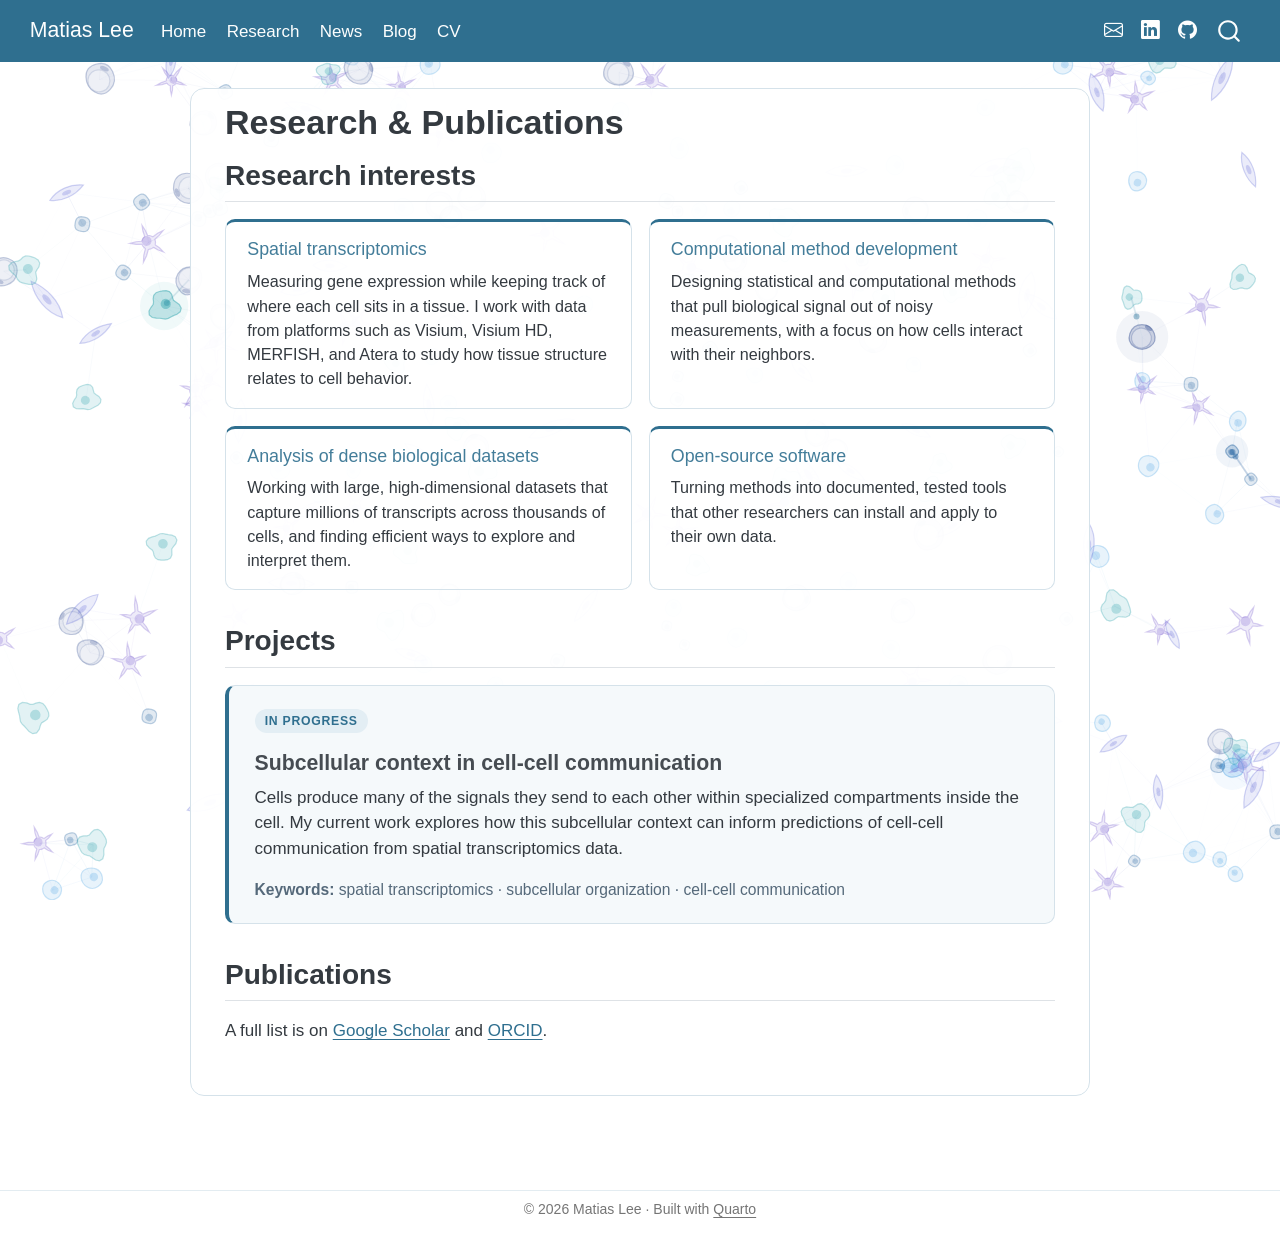
<file: docs/research.html>
<!DOCTYPE html>
<html xmlns="http://www.w3.org/1999/xhtml" lang="en" xml:lang="en"><head>

<meta charset="utf-8">
<meta name="generator" content="quarto-1.7.32">

<meta name="viewport" content="width=device-width, initial-scale=1.0, user-scalable=yes">


<title>Research &amp; Publications – Matias Lee</title>
<style>
code{white-space: pre-wrap;}
span.smallcaps{font-variant: small-caps;}
div.columns{display: flex; gap: min(4vw, 1.5em);}
div.column{flex: auto; overflow-x: auto;}
div.hanging-indent{margin-left: 1.5em; text-indent: -1.5em;}
ul.task-list{list-style: none;}
ul.task-list li input[type="checkbox"] {
  width: 0.8em;
  margin: 0 0.8em 0.2em -1em; /* quarto-specific, see https://github.com/quarto-dev/quarto-cli/issues/4556 */ 
  vertical-align: middle;
}
.display.math{display: block; text-align: center; margin: 0.5rem auto;}
</style>


<script src="site_libs/quarto-nav/quarto-nav.js"></script>
<script src="site_libs/quarto-nav/headroom.min.js"></script>
<script src="site_libs/clipboard/clipboard.min.js"></script>
<script src="site_libs/quarto-search/autocomplete.umd.js"></script>
<script src="site_libs/quarto-search/fuse.min.js"></script>
<script src="site_libs/quarto-search/quarto-search.js"></script>
<meta name="quarto:offset" content="./">
<link href="./images/favicon.png" rel="icon" type="image/png">
<script src="site_libs/quarto-html/quarto.js" type="module"></script>
<script src="site_libs/quarto-html/tabsets/tabsets.js" type="module"></script>
<script src="site_libs/quarto-html/popper.min.js"></script>
<script src="site_libs/quarto-html/tippy.umd.min.js"></script>
<script src="site_libs/quarto-html/anchor.min.js"></script>
<link href="site_libs/quarto-html/tippy.css" rel="stylesheet">
<link href="site_libs/quarto-html/quarto-syntax-highlighting-37eea08aefeeee20ff55810ff984fec1.css" rel="stylesheet" id="quarto-text-highlighting-styles">
<script src="site_libs/bootstrap/bootstrap.min.js"></script>
<link href="site_libs/bootstrap/bootstrap-icons.css" rel="stylesheet">
<link href="site_libs/bootstrap/bootstrap-749b611e666a3007f496fae397d215e6.min.css" rel="stylesheet" append-hash="true" id="quarto-bootstrap" data-mode="light">
<script id="quarto-search-options" type="application/json">{
  "location": "navbar",
  "copy-button": false,
  "collapse-after": 3,
  "panel-placement": "end",
  "type": "overlay",
  "limit": 50,
  "keyboard-shortcut": [
    "f",
    "/",
    "s"
  ],
  "show-item-context": false,
  "language": {
    "search-no-results-text": "No results",
    "search-matching-documents-text": "matching documents",
    "search-copy-link-title": "Copy link to search",
    "search-hide-matches-text": "Hide additional matches",
    "search-more-match-text": "more match in this document",
    "search-more-matches-text": "more matches in this document",
    "search-clear-button-title": "Clear",
    "search-text-placeholder": "",
    "search-detached-cancel-button-title": "Cancel",
    "search-submit-button-title": "Submit",
    "search-label": "Search"
  }
}</script>
<meta name="referrer" content="strict-origin-when-cross-origin">


<meta property="og:title" content="Research &amp; Publications – Matias Lee">
<meta property="og:description" content="PhD student in Biomedical Engineering at Johns Hopkins University.">
<meta property="og:image" content="https://matias-lee.github.io/images/social-card.png">
<meta property="og:site_name" content="Matias Lee">
<meta property="og:image:height" content="630">
<meta property="og:image:width" content="1200">
<meta name="twitter:title" content="Research &amp; Publications – Matias Lee">
<meta name="twitter:description" content="PhD student in Biomedical Engineering at Johns Hopkins University.">
<meta name="twitter:image" content="https://matias-lee.github.io/images/social-card.png">
<meta name="twitter:image-height" content="630">
<meta name="twitter:image-width" content="1200">
<meta name="twitter:card" content="summary_large_image">
</head>

<body class="nav-fixed quarto-light">

<div id="quarto-search-results"></div>
  <header id="quarto-header" class="headroom fixed-top">
    <nav class="navbar navbar-expand-lg " data-bs-theme="dark">
      <div class="navbar-container container-fluid">
      <div class="navbar-brand-container mx-auto">
    <a class="navbar-brand" href="./index.html">
    <span class="navbar-title">Matias Lee</span>
    </a>
  </div>
            <div id="quarto-search" class="" title="Search"></div>
          <button class="navbar-toggler" type="button" data-bs-toggle="collapse" data-bs-target="#navbarCollapse" aria-controls="navbarCollapse" role="menu" aria-expanded="false" aria-label="Toggle navigation" onclick="if (window.quartoToggleHeadroom) { window.quartoToggleHeadroom(); }">
  <span class="navbar-toggler-icon"></span>
</button>
          <div class="collapse navbar-collapse" id="navbarCollapse">
            <ul class="navbar-nav navbar-nav-scroll me-auto">
  <li class="nav-item">
    <a class="nav-link" href="./index.html"> 
<span class="menu-text">Home</span></a>
  </li>  
  <li class="nav-item">
    <a class="nav-link active" href="./research.html" aria-current="page"> 
<span class="menu-text">Research</span></a>
  </li>  
  <li class="nav-item">
    <a class="nav-link" href="./news.html"> 
<span class="menu-text">News</span></a>
  </li>  
  <li class="nav-item">
    <a class="nav-link" href="./blog/index.html"> 
<span class="menu-text">Blog</span></a>
  </li>  
  <li class="nav-item">
    <a class="nav-link" href="./cv.html"> 
<span class="menu-text">CV</span></a>
  </li>  
</ul>
            <ul class="navbar-nav navbar-nav-scroll ms-auto">
  <li class="nav-item compact">
    <a class="nav-link" href="mailto:mlee346@jh.edu"> <i class="bi bi-envelope" role="img" aria-label="Email">
</i> 
<span class="menu-text"></span></a>
  </li>  
  <li class="nav-item compact">
    <a class="nav-link" href="https://www.linkedin.com/in/matias-lee-phd"> <i class="bi bi-linkedin" role="img" aria-label="LinkedIn">
</i> 
<span class="menu-text"></span></a>
  </li>  
  <li class="nav-item compact">
    <a class="nav-link" href="https://github.com/matias-lee"> <i class="bi bi-github" role="img" aria-label="GitHub">
</i> 
<span class="menu-text"></span></a>
  </li>  
</ul>
          </div> <!-- /navcollapse -->
            <div class="quarto-navbar-tools">
</div>
      </div> <!-- /container-fluid -->
    </nav>
</header>
<!-- content -->
<div id="quarto-content" class="quarto-container page-columns page-rows-contents page-layout-full page-navbar">
<!-- sidebar -->
<!-- margin-sidebar -->
    
<!-- main -->
<main class="content column-page" id="quarto-document-content">

<header id="title-block-header" class="quarto-title-block default">
<div class="quarto-title">
<h1 class="title">Research &amp; Publications</h1>
</div>



<div class="quarto-title-meta column-page">

    
  
    
  </div>
  


</header>


<section id="research-interests" class="level2">
<h2 class="anchored" data-anchor-id="research-interests">Research interests</h2>
<div class="interest-grid">
<section id="spatial-transcriptomics" class="level4 interest-card">
<h4 class="anchored" data-anchor-id="spatial-transcriptomics">Spatial transcriptomics</h4>
<p>Measuring gene expression while keeping track of where each cell sits in a tissue. I work with data from platforms such as Visium, Visium HD, MERFISH, and Atera to study how tissue structure relates to cell behavior.</p>
</section>
<section id="computational-method-development" class="level4 interest-card">
<h4 class="anchored" data-anchor-id="computational-method-development">Computational method development</h4>
<p>Designing statistical and computational methods that pull biological signal out of noisy measurements, with a focus on how cells interact with their neighbors.</p>
</section>
<section id="analysis-of-dense-biological-datasets" class="level4 interest-card">
<h4 class="anchored" data-anchor-id="analysis-of-dense-biological-datasets">Analysis of dense biological datasets</h4>
<p>Working with large, high-dimensional datasets that capture millions of transcripts across thousands of cells, and finding efficient ways to explore and interpret them.</p>
</section>
<section id="open-source-software" class="level4 interest-card">
<h4 class="anchored" data-anchor-id="open-source-software">Open-source software</h4>
<p>Turning methods into documented, tested tools that other researchers can install and apply to their own data.</p>
</section>
</div>
</section>
<section id="projects" class="level2">
<h2 class="anchored" data-anchor-id="projects">Projects</h2>
<div class="research-panel">
<p><span class="panel-label">In progress</span></p>
<section id="subcellular-context-in-cell-cell-communication" class="level3">
<h3 class="anchored" data-anchor-id="subcellular-context-in-cell-cell-communication">Subcellular context in cell-cell communication</h3>
<p>Cells produce many of the signals they send to each other within specialized compartments inside the cell. My current work explores how this subcellular context can inform predictions of cell-cell communication from spatial transcriptomics data.</p>
<p><strong>Keywords:</strong> spatial transcriptomics · subcellular organization · cell-cell communication</p>
</section>
</div>
</section>
<section id="publications" class="level2">
<h2 class="anchored" data-anchor-id="publications">Publications</h2>
<p>A full list is on <a href="https://scholar.google.com/citations?hl=en&amp;user=iKfYj4MAAAAJ">Google Scholar</a> and <a href="https://orcid.org/0009-0008-1454-8268">ORCID</a>.</p>
<!-- TODO (step 3): list publications here. -->


</section>

</main> <!-- /main -->
<!-- Animated cell background on every page (cells.js). The page's text card is a quiet zone. -->
<canvas id="cell-bg" data-quiet=".home-panel, body:not(.home) main.content" aria-hidden="true"></canvas>
<script src="./cells.js"></script>
<script src="./likes.js"></script>
<script id="quarto-html-after-body" type="application/javascript">
  window.document.addEventListener("DOMContentLoaded", function (event) {
    const icon = "";
    const anchorJS = new window.AnchorJS();
    anchorJS.options = {
      placement: 'right',
      icon: icon
    };
    anchorJS.add('.anchored');
    const isCodeAnnotation = (el) => {
      for (const clz of el.classList) {
        if (clz.startsWith('code-annotation-')) {                     
          return true;
        }
      }
      return false;
    }
    const onCopySuccess = function(e) {
      // button target
      const button = e.trigger;
      // don't keep focus
      button.blur();
      // flash "checked"
      button.classList.add('code-copy-button-checked');
      var currentTitle = button.getAttribute("title");
      button.setAttribute("title", "Copied!");
      let tooltip;
      if (window.bootstrap) {
        button.setAttribute("data-bs-toggle", "tooltip");
        button.setAttribute("data-bs-placement", "left");
        button.setAttribute("data-bs-title", "Copied!");
        tooltip = new bootstrap.Tooltip(button, 
          { trigger: "manual", 
            customClass: "code-copy-button-tooltip",
            offset: [0, -8]});
        tooltip.show();    
      }
      setTimeout(function() {
        if (tooltip) {
          tooltip.hide();
          button.removeAttribute("data-bs-title");
          button.removeAttribute("data-bs-toggle");
          button.removeAttribute("data-bs-placement");
        }
        button.setAttribute("title", currentTitle);
        button.classList.remove('code-copy-button-checked');
      }, 1000);
      // clear code selection
      e.clearSelection();
    }
    const getTextToCopy = function(trigger) {
        const codeEl = trigger.previousElementSibling.cloneNode(true);
        for (const childEl of codeEl.children) {
          if (isCodeAnnotation(childEl)) {
            childEl.remove();
          }
        }
        return codeEl.innerText;
    }
    const clipboard = new window.ClipboardJS('.code-copy-button:not([data-in-quarto-modal])', {
      text: getTextToCopy
    });
    clipboard.on('success', onCopySuccess);
    if (window.document.getElementById('quarto-embedded-source-code-modal')) {
      const clipboardModal = new window.ClipboardJS('.code-copy-button[data-in-quarto-modal]', {
        text: getTextToCopy,
        container: window.document.getElementById('quarto-embedded-source-code-modal')
      });
      clipboardModal.on('success', onCopySuccess);
    }
      var localhostRegex = new RegExp(/^(?:http|https):\/\/localhost\:?[0-9]*\//);
      var mailtoRegex = new RegExp(/^mailto:/);
        var filterRegex = new RegExp("https:\/\/matias-lee\.github\.io");
      var isInternal = (href) => {
          return filterRegex.test(href) || localhostRegex.test(href) || mailtoRegex.test(href);
      }
      // Inspect non-navigation links and adorn them if external
     var links = window.document.querySelectorAll('a[href]:not(.nav-link):not(.navbar-brand):not(.toc-action):not(.sidebar-link):not(.sidebar-item-toggle):not(.pagination-link):not(.no-external):not([aria-hidden]):not(.dropdown-item):not(.quarto-navigation-tool):not(.about-link)');
      for (var i=0; i<links.length; i++) {
        const link = links[i];
        if (!isInternal(link.href)) {
          // undo the damage that might have been done by quarto-nav.js in the case of
          // links that we want to consider external
          if (link.dataset.originalHref !== undefined) {
            link.href = link.dataset.originalHref;
          }
        }
      }
    function tippyHover(el, contentFn, onTriggerFn, onUntriggerFn) {
      const config = {
        allowHTML: true,
        maxWidth: 500,
        delay: 100,
        arrow: false,
        appendTo: function(el) {
            return el.parentElement;
        },
        interactive: true,
        interactiveBorder: 10,
        theme: 'quarto',
        placement: 'bottom-start',
      };
      if (contentFn) {
        config.content = contentFn;
      }
      if (onTriggerFn) {
        config.onTrigger = onTriggerFn;
      }
      if (onUntriggerFn) {
        config.onUntrigger = onUntriggerFn;
      }
      window.tippy(el, config); 
    }
    const noterefs = window.document.querySelectorAll('a[role="doc-noteref"]');
    for (var i=0; i<noterefs.length; i++) {
      const ref = noterefs[i];
      tippyHover(ref, function() {
        // use id or data attribute instead here
        let href = ref.getAttribute('data-footnote-href') || ref.getAttribute('href');
        try { href = new URL(href).hash; } catch {}
        const id = href.replace(/^#\/?/, "");
        const note = window.document.getElementById(id);
        if (note) {
          return note.innerHTML;
        } else {
          return "";
        }
      });
    }
    const xrefs = window.document.querySelectorAll('a.quarto-xref');
    const processXRef = (id, note) => {
      // Strip column container classes
      const stripColumnClz = (el) => {
        el.classList.remove("page-full", "page-columns");
        if (el.children) {
          for (const child of el.children) {
            stripColumnClz(child);
          }
        }
      }
      stripColumnClz(note)
      if (id === null || id.startsWith('sec-')) {
        // Special case sections, only their first couple elements
        const container = document.createElement("div");
        if (note.children && note.children.length > 2) {
          container.appendChild(note.children[0].cloneNode(true));
          for (let i = 1; i < note.children.length; i++) {
            const child = note.children[i];
            if (child.tagName === "P" && child.innerText === "") {
              continue;
            } else {
              container.appendChild(child.cloneNode(true));
              break;
            }
          }
          if (window.Quarto?.typesetMath) {
            window.Quarto.typesetMath(container);
          }
          return container.innerHTML
        } else {
          if (window.Quarto?.typesetMath) {
            window.Quarto.typesetMath(note);
          }
          return note.innerHTML;
        }
      } else {
        // Remove any anchor links if they are present
        const anchorLink = note.querySelector('a.anchorjs-link');
        if (anchorLink) {
          anchorLink.remove();
        }
        if (window.Quarto?.typesetMath) {
          window.Quarto.typesetMath(note);
        }
        if (note.classList.contains("callout")) {
          return note.outerHTML;
        } else {
          return note.innerHTML;
        }
      }
    }
    for (var i=0; i<xrefs.length; i++) {
      const xref = xrefs[i];
      tippyHover(xref, undefined, function(instance) {
        instance.disable();
        let url = xref.getAttribute('href');
        let hash = undefined; 
        if (url.startsWith('#')) {
          hash = url;
        } else {
          try { hash = new URL(url).hash; } catch {}
        }
        if (hash) {
          const id = hash.replace(/^#\/?/, "");
          const note = window.document.getElementById(id);
          if (note !== null) {
            try {
              const html = processXRef(id, note.cloneNode(true));
              instance.setContent(html);
            } finally {
              instance.enable();
              instance.show();
            }
          } else {
            // See if we can fetch this
            fetch(url.split('#')[0])
            .then(res => res.text())
            .then(html => {
              const parser = new DOMParser();
              const htmlDoc = parser.parseFromString(html, "text/html");
              const note = htmlDoc.getElementById(id);
              if (note !== null) {
                const html = processXRef(id, note);
                instance.setContent(html);
              } 
            }).finally(() => {
              instance.enable();
              instance.show();
            });
          }
        } else {
          // See if we can fetch a full url (with no hash to target)
          // This is a special case and we should probably do some content thinning / targeting
          fetch(url)
          .then(res => res.text())
          .then(html => {
            const parser = new DOMParser();
            const htmlDoc = parser.parseFromString(html, "text/html");
            const note = htmlDoc.querySelector('main.content');
            if (note !== null) {
              // This should only happen for chapter cross references
              // (since there is no id in the URL)
              // remove the first header
              if (note.children.length > 0 && note.children[0].tagName === "HEADER") {
                note.children[0].remove();
              }
              const html = processXRef(null, note);
              instance.setContent(html);
            } 
          }).finally(() => {
            instance.enable();
            instance.show();
          });
        }
      }, function(instance) {
      });
    }
        let selectedAnnoteEl;
        const selectorForAnnotation = ( cell, annotation) => {
          let cellAttr = 'data-code-cell="' + cell + '"';
          let lineAttr = 'data-code-annotation="' +  annotation + '"';
          const selector = 'span[' + cellAttr + '][' + lineAttr + ']';
          return selector;
        }
        const selectCodeLines = (annoteEl) => {
          const doc = window.document;
          const targetCell = annoteEl.getAttribute("data-target-cell");
          const targetAnnotation = annoteEl.getAttribute("data-target-annotation");
          const annoteSpan = window.document.querySelector(selectorForAnnotation(targetCell, targetAnnotation));
          const lines = annoteSpan.getAttribute("data-code-lines").split(",");
          const lineIds = lines.map((line) => {
            return targetCell + "-" + line;
          })
          let top = null;
          let height = null;
          let parent = null;
          if (lineIds.length > 0) {
              //compute the position of the single el (top and bottom and make a div)
              const el = window.document.getElementById(lineIds[0]);
              top = el.offsetTop;
              height = el.offsetHeight;
              parent = el.parentElement.parentElement;
            if (lineIds.length > 1) {
              const lastEl = window.document.getElementById(lineIds[lineIds.length - 1]);
              const bottom = lastEl.offsetTop + lastEl.offsetHeight;
              height = bottom - top;
            }
            if (top !== null && height !== null && parent !== null) {
              // cook up a div (if necessary) and position it 
              let div = window.document.getElementById("code-annotation-line-highlight");
              if (div === null) {
                div = window.document.createElement("div");
                div.setAttribute("id", "code-annotation-line-highlight");
                div.style.position = 'absolute';
                parent.appendChild(div);
              }
              div.style.top = top - 2 + "px";
              div.style.height = height + 4 + "px";
              div.style.left = 0;
              let gutterDiv = window.document.getElementById("code-annotation-line-highlight-gutter");
              if (gutterDiv === null) {
                gutterDiv = window.document.createElement("div");
                gutterDiv.setAttribute("id", "code-annotation-line-highlight-gutter");
                gutterDiv.style.position = 'absolute';
                const codeCell = window.document.getElementById(targetCell);
                const gutter = codeCell.querySelector('.code-annotation-gutter');
                gutter.appendChild(gutterDiv);
              }
              gutterDiv.style.top = top - 2 + "px";
              gutterDiv.style.height = height + 4 + "px";
            }
            selectedAnnoteEl = annoteEl;
          }
        };
        const unselectCodeLines = () => {
          const elementsIds = ["code-annotation-line-highlight", "code-annotation-line-highlight-gutter"];
          elementsIds.forEach((elId) => {
            const div = window.document.getElementById(elId);
            if (div) {
              div.remove();
            }
          });
          selectedAnnoteEl = undefined;
        };
          // Handle positioning of the toggle
      window.addEventListener(
        "resize",
        throttle(() => {
          elRect = undefined;
          if (selectedAnnoteEl) {
            selectCodeLines(selectedAnnoteEl);
          }
        }, 10)
      );
      function throttle(fn, ms) {
      let throttle = false;
      let timer;
        return (...args) => {
          if(!throttle) { // first call gets through
              fn.apply(this, args);
              throttle = true;
          } else { // all the others get throttled
              if(timer) clearTimeout(timer); // cancel #2
              timer = setTimeout(() => {
                fn.apply(this, args);
                timer = throttle = false;
              }, ms);
          }
        };
      }
        // Attach click handler to the DT
        const annoteDls = window.document.querySelectorAll('dt[data-target-cell]');
        for (const annoteDlNode of annoteDls) {
          annoteDlNode.addEventListener('click', (event) => {
            const clickedEl = event.target;
            if (clickedEl !== selectedAnnoteEl) {
              unselectCodeLines();
              const activeEl = window.document.querySelector('dt[data-target-cell].code-annotation-active');
              if (activeEl) {
                activeEl.classList.remove('code-annotation-active');
              }
              selectCodeLines(clickedEl);
              clickedEl.classList.add('code-annotation-active');
            } else {
              // Unselect the line
              unselectCodeLines();
              clickedEl.classList.remove('code-annotation-active');
            }
          });
        }
    const findCites = (el) => {
      const parentEl = el.parentElement;
      if (parentEl) {
        const cites = parentEl.dataset.cites;
        if (cites) {
          return {
            el,
            cites: cites.split(' ')
          };
        } else {
          return findCites(el.parentElement)
        }
      } else {
        return undefined;
      }
    };
    var bibliorefs = window.document.querySelectorAll('a[role="doc-biblioref"]');
    for (var i=0; i<bibliorefs.length; i++) {
      const ref = bibliorefs[i];
      const citeInfo = findCites(ref);
      if (citeInfo) {
        tippyHover(citeInfo.el, function() {
          var popup = window.document.createElement('div');
          citeInfo.cites.forEach(function(cite) {
            var citeDiv = window.document.createElement('div');
            citeDiv.classList.add('hanging-indent');
            citeDiv.classList.add('csl-entry');
            var biblioDiv = window.document.getElementById('ref-' + cite);
            if (biblioDiv) {
              citeDiv.innerHTML = biblioDiv.innerHTML;
            }
            popup.appendChild(citeDiv);
          });
          return popup.innerHTML;
        });
      }
    }
  });
  </script>
</div> <!-- /content -->
<footer class="footer">
  <div class="nav-footer">
    <div class="nav-footer-left">
      &nbsp;
    </div>   
    <div class="nav-footer-center">
<p>© 2026 Matias Lee · Built with <a href="https://quarto.org">Quarto</a></p>
</div>
    <div class="nav-footer-right">
      &nbsp;
    </div>
  </div>
</footer>




</body></html>
</file>
<file: docs/site_libs/quarto-html/tippy.css>
.tippy-box[data-animation=fade][data-state=hidden]{opacity:0}[data-tippy-root]{max-width:calc(100vw - 10px)}.tippy-box{position:relative;background-color:#333;color:#fff;border-radius:4px;font-size:14px;line-height:1.4;white-space:normal;outline:0;transition-property:transform,visibility,opacity}.tippy-box[data-placement^=top]>.tippy-arrow{bottom:0}.tippy-box[data-placement^=top]>.tippy-arrow:before{bottom:-7px;left:0;border-width:8px 8px 0;border-top-color:initial;transform-origin:center top}.tippy-box[data-placement^=bottom]>.tippy-arrow{top:0}.tippy-box[data-placement^=bottom]>.tippy-arrow:before{top:-7px;left:0;border-width:0 8px 8px;border-bottom-color:initial;transform-origin:center bottom}.tippy-box[data-placement^=left]>.tippy-arrow{right:0}.tippy-box[data-placement^=left]>.tippy-arrow:before{border-width:8px 0 8px 8px;border-left-color:initial;right:-7px;transform-origin:center left}.tippy-box[data-placement^=right]>.tippy-arrow{left:0}.tippy-box[data-placement^=right]>.tippy-arrow:before{left:-7px;border-width:8px 8px 8px 0;border-right-color:initial;transform-origin:center right}.tippy-box[data-inertia][data-state=visible]{transition-timing-function:cubic-bezier(.54,1.5,.38,1.11)}.tippy-arrow{width:16px;height:16px;color:#333}.tippy-arrow:before{content:"";position:absolute;border-color:transparent;border-style:solid}.tippy-content{position:relative;padding:5px 9px;z-index:1}
</file>
<file: docs/site_libs/quarto-html/quarto-syntax-highlighting-37eea08aefeeee20ff55810ff984fec1.css>
/* quarto syntax highlight colors */
:root {
  --quarto-hl-ot-color: #003B4F;
  --quarto-hl-at-color: #657422;
  --quarto-hl-ss-color: #20794D;
  --quarto-hl-an-color: #5E5E5E;
  --quarto-hl-fu-color: #4758AB;
  --quarto-hl-st-color: #20794D;
  --quarto-hl-cf-color: #003B4F;
  --quarto-hl-op-color: #5E5E5E;
  --quarto-hl-er-color: #AD0000;
  --quarto-hl-bn-color: #AD0000;
  --quarto-hl-al-color: #AD0000;
  --quarto-hl-va-color: #111111;
  --quarto-hl-bu-color: inherit;
  --quarto-hl-ex-color: inherit;
  --quarto-hl-pp-color: #AD0000;
  --quarto-hl-in-color: #5E5E5E;
  --quarto-hl-vs-color: #20794D;
  --quarto-hl-wa-color: #5E5E5E;
  --quarto-hl-do-color: #5E5E5E;
  --quarto-hl-im-color: #00769E;
  --quarto-hl-ch-color: #20794D;
  --quarto-hl-dt-color: #AD0000;
  --quarto-hl-fl-color: #AD0000;
  --quarto-hl-co-color: #5E5E5E;
  --quarto-hl-cv-color: #5E5E5E;
  --quarto-hl-cn-color: #8f5902;
  --quarto-hl-sc-color: #5E5E5E;
  --quarto-hl-dv-color: #AD0000;
  --quarto-hl-kw-color: #003B4F;
}

/* other quarto variables */
:root {
  --quarto-font-monospace: SFMono-Regular, Menlo, Monaco, Consolas, "Liberation Mono", "Courier New", monospace;
}

/* syntax highlight based on Pandoc's rules */
pre > code.sourceCode > span {
  color: #003B4F;
}

code.sourceCode > span {
  color: #003B4F;
}

div.sourceCode,
div.sourceCode pre.sourceCode {
  color: #003B4F;
}

/* Normal */
code span {
  color: #003B4F;
}

/* Alert */
code span.al {
  color: #AD0000;
  font-style: inherit;
}

/* Annotation */
code span.an {
  color: #5E5E5E;
  font-style: inherit;
}

/* Attribute */
code span.at {
  color: #657422;
  font-style: inherit;
}

/* BaseN */
code span.bn {
  color: #AD0000;
  font-style: inherit;
}

/* BuiltIn */
code span.bu {
  font-style: inherit;
}

/* ControlFlow */
code span.cf {
  color: #003B4F;
  font-weight: bold;
  font-style: inherit;
}

/* Char */
code span.ch {
  color: #20794D;
  font-style: inherit;
}

/* Constant */
code span.cn {
  color: #8f5902;
  font-style: inherit;
}

/* Comment */
code span.co {
  color: #5E5E5E;
  font-style: inherit;
}

/* CommentVar */
code span.cv {
  color: #5E5E5E;
  font-style: italic;
}

/* Documentation */
code span.do {
  color: #5E5E5E;
  font-style: italic;
}

/* DataType */
code span.dt {
  color: #AD0000;
  font-style: inherit;
}

/* DecVal */
code span.dv {
  color: #AD0000;
  font-style: inherit;
}

/* Error */
code span.er {
  color: #AD0000;
  font-style: inherit;
}

/* Extension */
code span.ex {
  font-style: inherit;
}

/* Float */
code span.fl {
  color: #AD0000;
  font-style: inherit;
}

/* Function */
code span.fu {
  color: #4758AB;
  font-style: inherit;
}

/* Import */
code span.im {
  color: #00769E;
  font-style: inherit;
}

/* Information */
code span.in {
  color: #5E5E5E;
  font-style: inherit;
}

/* Keyword */
code span.kw {
  color: #003B4F;
  font-weight: bold;
  font-style: inherit;
}

/* Operator */
code span.op {
  color: #5E5E5E;
  font-style: inherit;
}

/* Other */
code span.ot {
  color: #003B4F;
  font-style: inherit;
}

/* Preprocessor */
code span.pp {
  color: #AD0000;
  font-style: inherit;
}

/* SpecialChar */
code span.sc {
  color: #5E5E5E;
  font-style: inherit;
}

/* SpecialString */
code span.ss {
  color: #20794D;
  font-style: inherit;
}

/* String */
code span.st {
  color: #20794D;
  font-style: inherit;
}

/* Variable */
code span.va {
  color: #111111;
  font-style: inherit;
}

/* VerbatimString */
code span.vs {
  color: #20794D;
  font-style: inherit;
}

/* Warning */
code span.wa {
  color: #5E5E5E;
  font-style: italic;
}

.prevent-inlining {
  content: "</";
}

/*# sourceMappingURL=27d3d809615f7771493d095567f04340.css.map */
</file>
